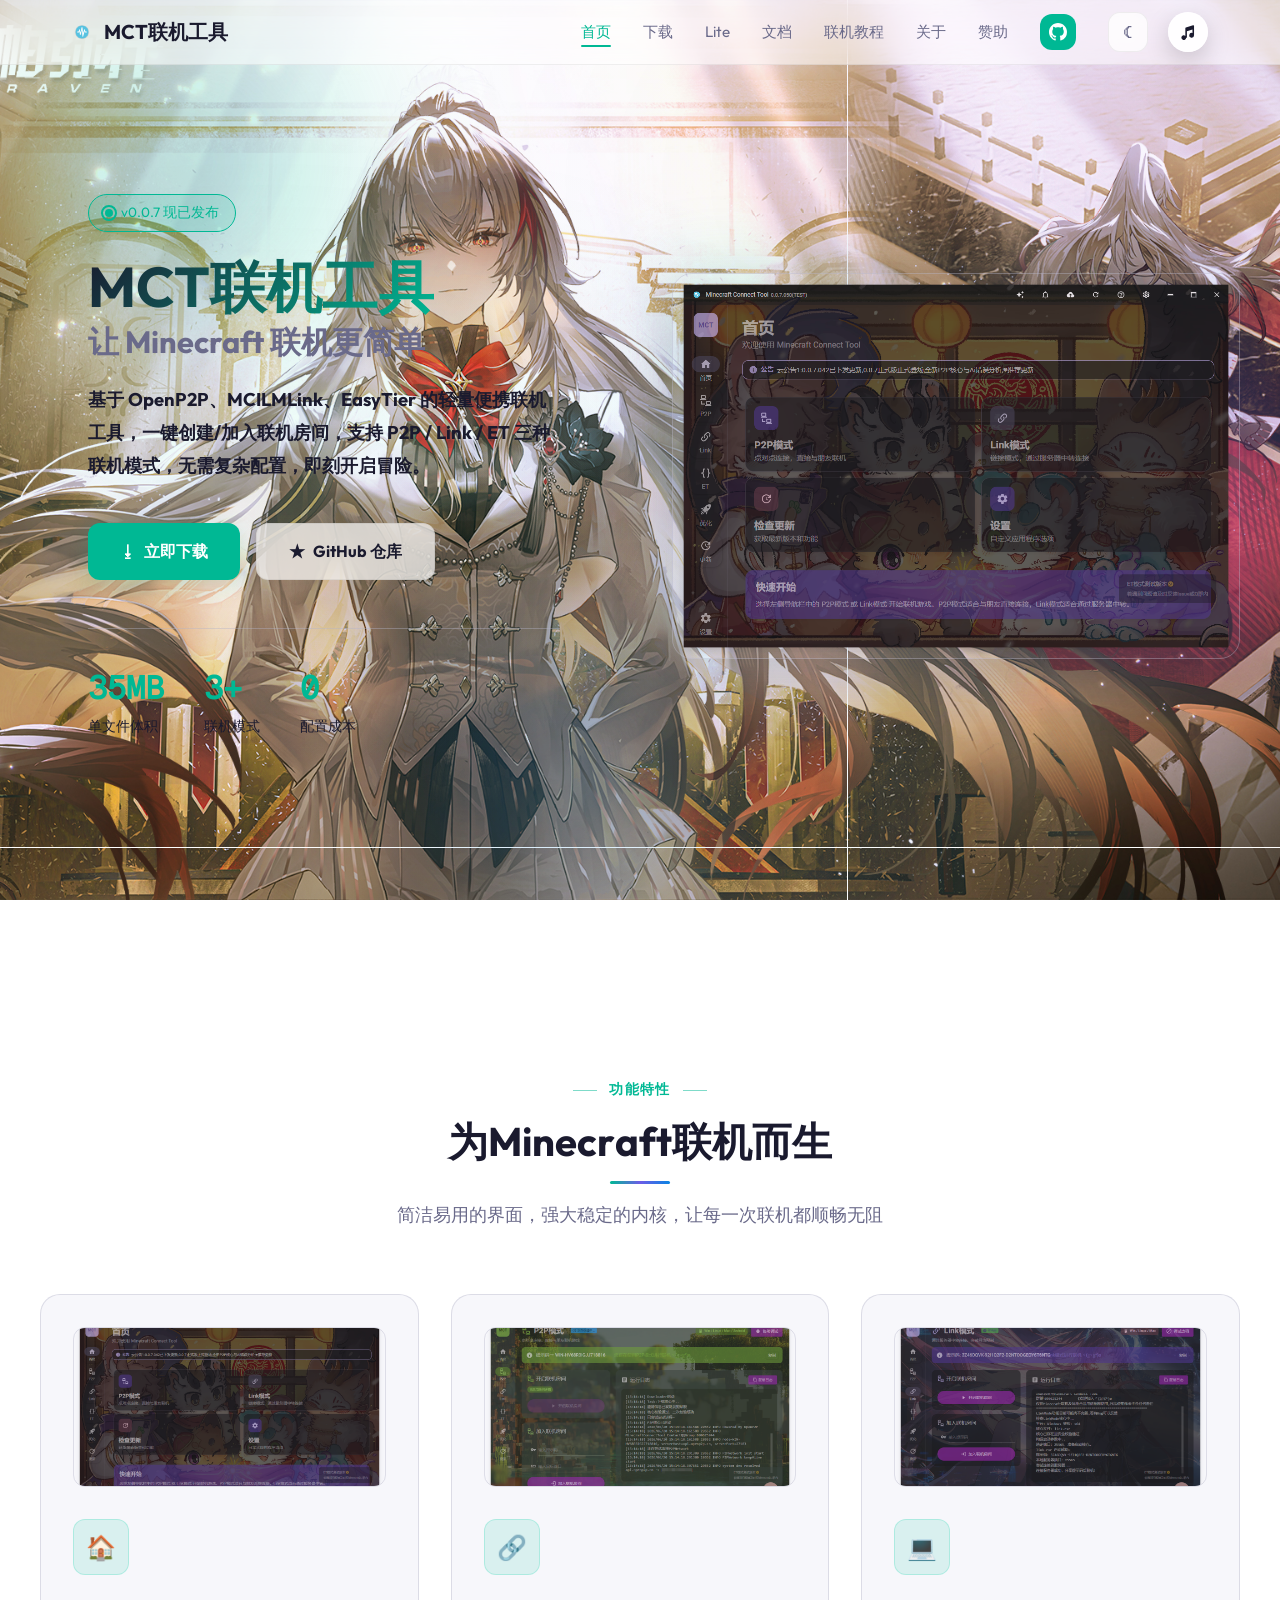
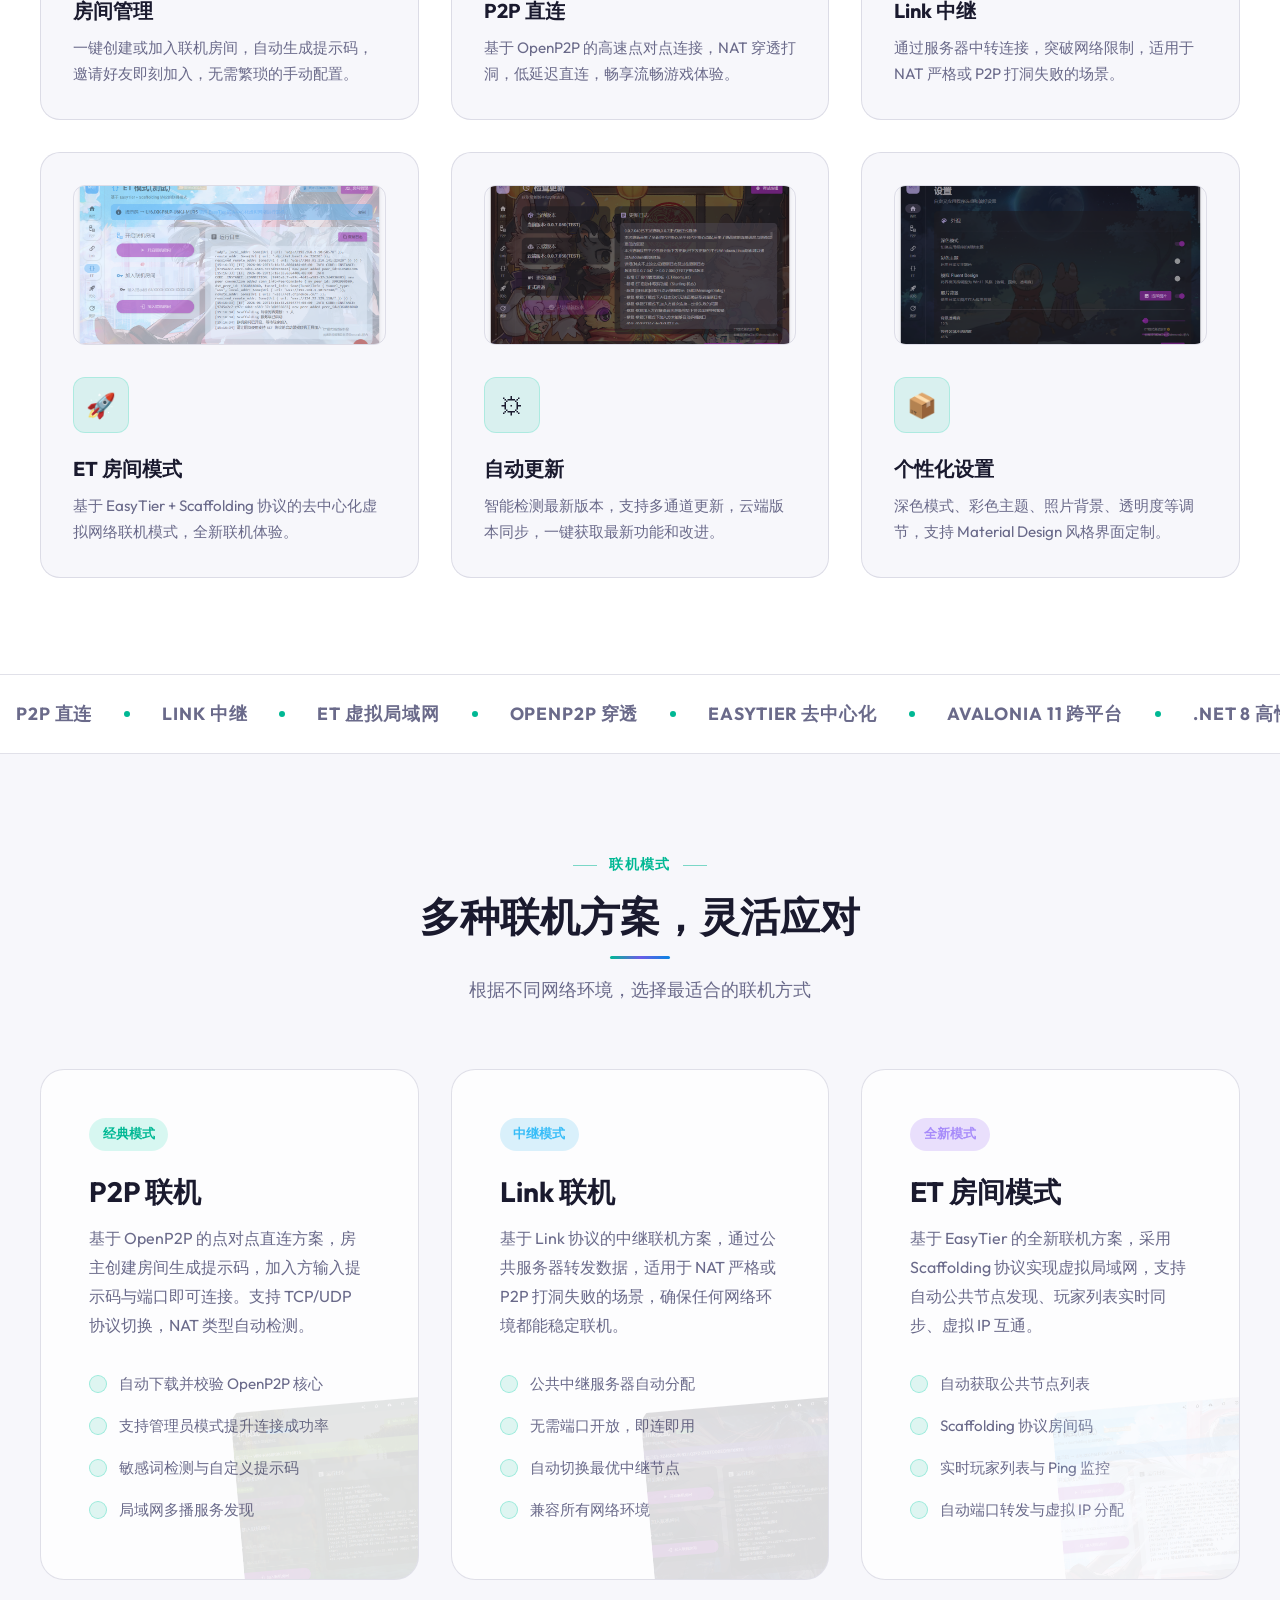
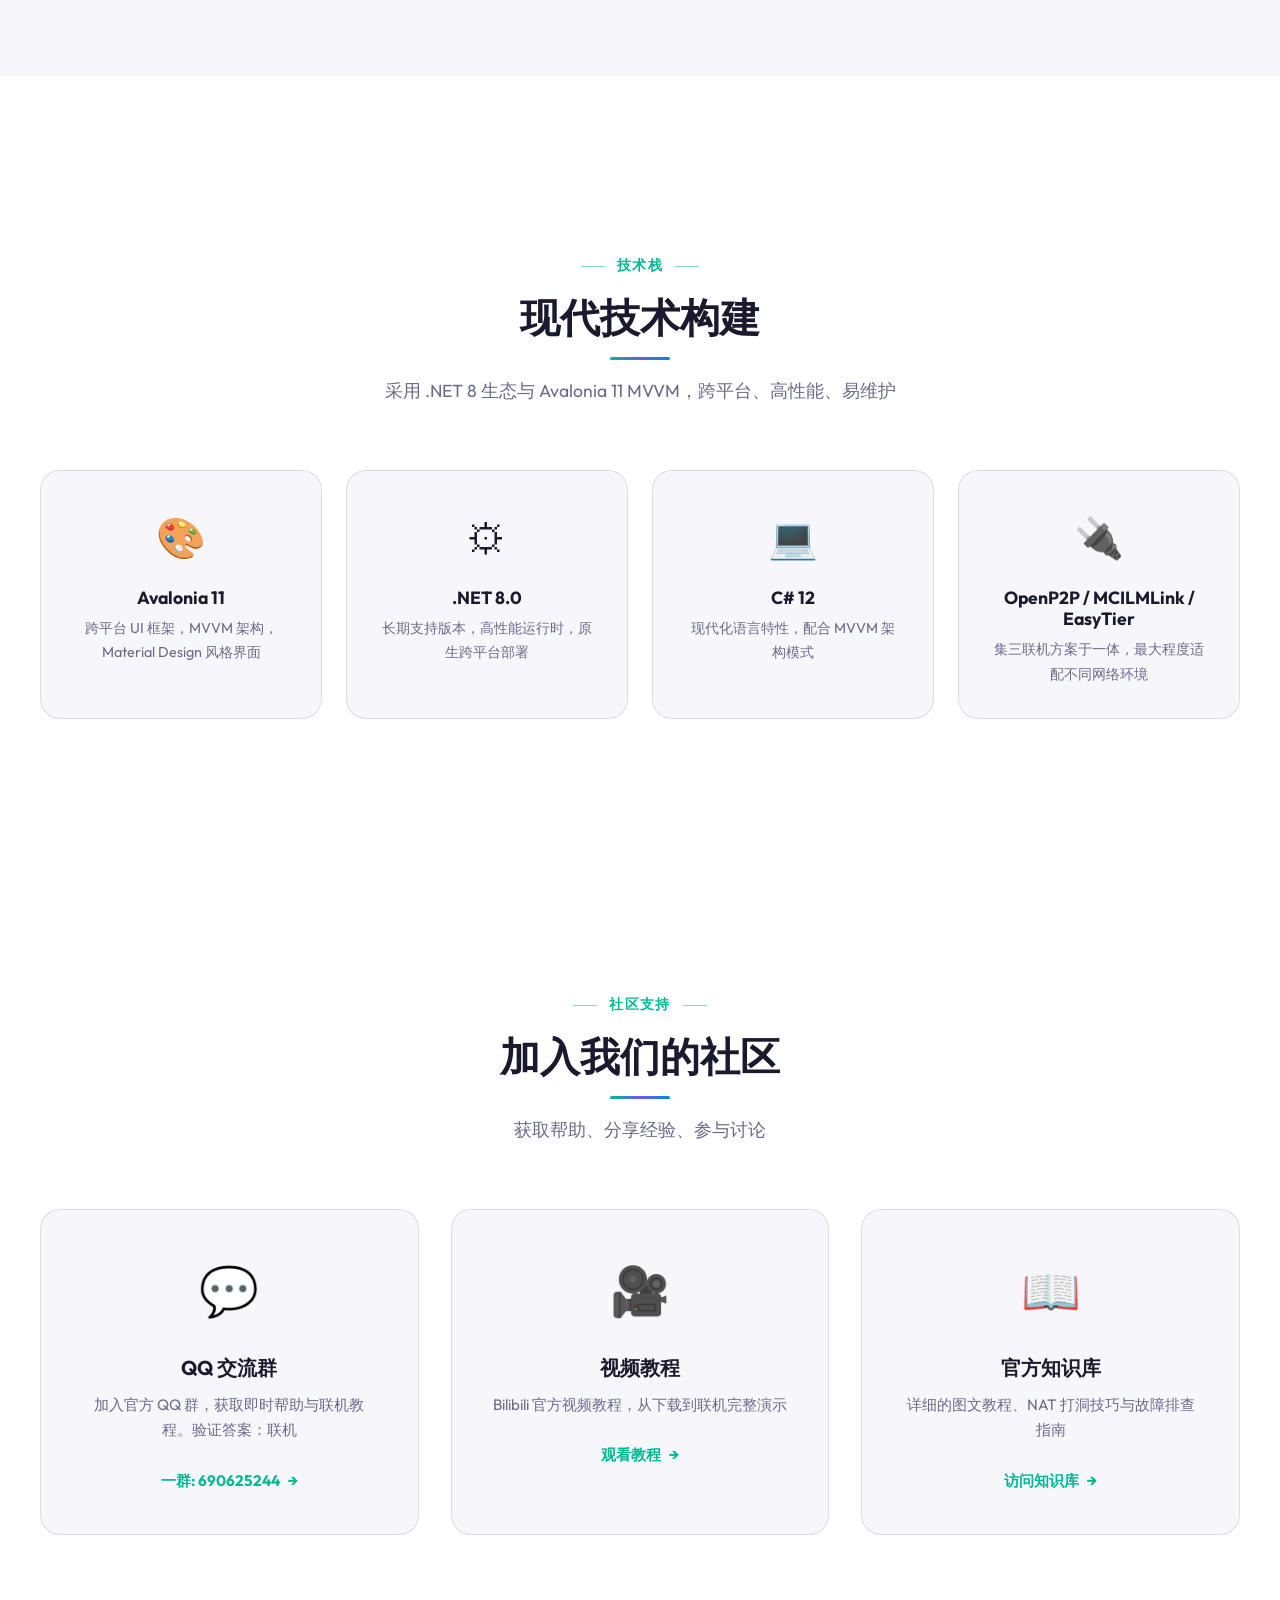
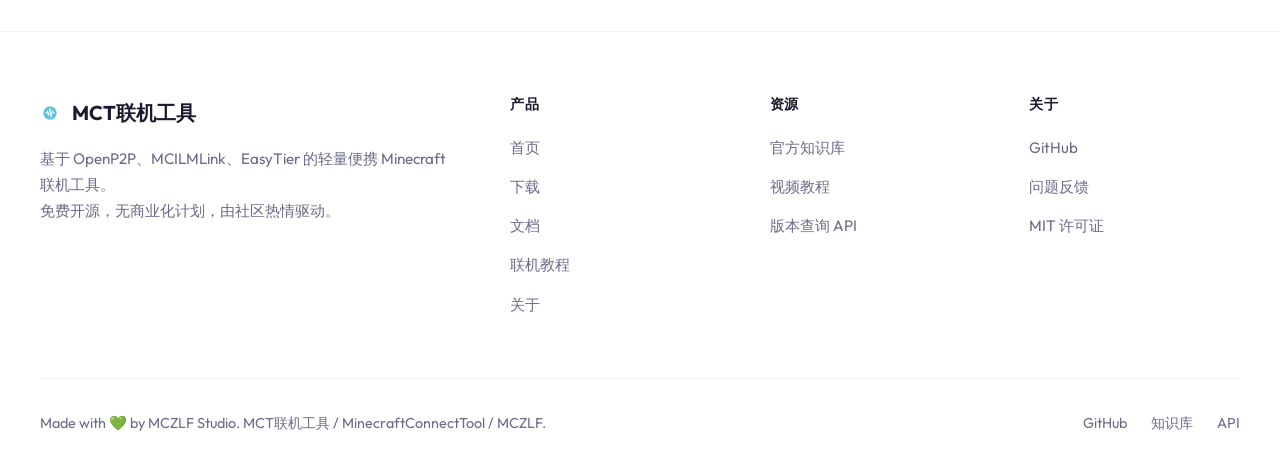
<file: index.html>
<!-- Generated by Trae Work -->
<!DOCTYPE html>
<html lang="zh-CN">
<head>
  <style>
    /* Page load fade-in */
    html { opacity: 0; animation: pageLoad 0.5s ease forwards; }
    @keyframes pageLoad { to { opacity: 1; } }
  </style>
  <meta charset="UTF-8">
  <meta name="viewport" content="width=device-width, initial-scale=1.0">
  <title>MCT联机工具 - MinecraftConnectTool 官方下载</title>
  <meta name="description" content="MCT联机工具(MinecraftConnectTool)是一款集三种联机方案于一体的轻量便携Minecraft联机工具，支持P2P直连、Link中继、ET虚拟局域网，让MC联机更简单。">
  <meta name="keywords" content="MCT,MCZLF,MCT联机工具,MC联机工具,我的世界联机工具,MinecraftConnectTool,Minecraft联机,MC联机,P2P联机,Link联机,ET联机,EasyTier,OpenP2P,MCILMLink">
  <meta name="author" content="MCZLF Studio">
  <meta property="og:title" content="MCT联机工具 - MinecraftConnectTool">
  <meta property="og:description" content="基于OpenP2P的轻量便携Minecraft联机工具，一键创建/加入联机房间">
  <meta property="og:type" content="website">
  <meta property="og:url" content="https://mct.loft.games/">
  <meta property="og:site_name" content="MCT联机工具">
  <meta property="og:locale" content="zh_CN">
  <meta name="twitter:card" content="summary_large_image">
  <meta name="twitter:title" content="MCT联机工具 - MinecraftConnectTool">
  <meta name="twitter:description" content="基于OpenP2P的轻量便携Minecraft联机工具，一键创建/加入联机房间">
  <link rel="canonical" href="https://mct.loft.games/">
  <link rel="icon" type="image/x-icon" href="assets/favicon.ico">
  <link rel="stylesheet" href="css/main.css">
  <link rel="stylesheet" href="css/animations.css">
  <link rel="stylesheet" href="css/home.css">
  <script type="application/ld+json">
  {
    "@context": "https://schema.org",
    "@type": "SoftwareApplication",
    "name": "MCT联机工具",
    "alternateName": "MinecraftConnectTool",
    "description": "基于OpenP2P的轻量便携Minecraft联机工具，一键创建/加入联机房间",
    "applicationCategory": "GameApplication",
    "operatingSystem": "Windows, Linux, macOS, Android",
    "author": {
      "@type": "Organization",
      "name": "MCZLF Studio"
    },
    "offers": {
      "@type": "Offer",
      "price": "0",
      "priceCurrency": "CNY"
    }
  }
  </script>
</head>
<body>
  <div id="scroll-progress"></div>

  <!-- Navigation -->
  <nav id="navbar">
    <div class="nav-inner">
      <a href="/" class="logo">
        <div class="logo-icon"><img src="assets/favicon.ico" alt="MCT"></div>
        MCT联机工具
      </a>
      <ul class="nav-links">
        <li><a href="/" class="active">首页</a></li>
        <li><a href="/download">下载</a></li>
        <li><a href="/lite">Lite</a></li>
        <li><a href="/docs">文档</a></li>
        <li><a href="/tutorial">联机教程</a></li>
        <li><a href="/about">关于</a></li>
        <li><a href="https://ifdian.net/a/linfon18" target="_blank">赞助</a></li>
        <li><a href="https://github.com/MCZLF/MinecraftConnectTool" target="_blank" class="nav-cta" aria-label="GitHub" title="GitHub"><svg class="github-icon" viewBox="0 0 16 16" width="18" height="18" fill="currentColor"><path d="M8 0C3.58 0 0 3.58 0 8c0 3.54 2.29 6.53 5.47 7.59.4.07.55-.17.55-.38 0-.19-.01-.82-.01-1.49-2.01.37-2.53-.49-2.69-.94-.09-.23-.48-.94-.82-1.13-.28-.15-.68-.52-.01-.53.63-.01 1.08.58 1.23.82.72 1.21 1.87.87 2.33.66.07-.52.28-.87.51-1.07-1.78-.2-3.64-.89-3.64-3.95 0-.87.31-1.59.82-2.15-.08-.2-.36-1.02.08-2.12 0 0 .67-.21 2.2.82.64-.18 1.32-.27 2-.27s1.36.09 2 .27c1.53-1.04 2.2-.82 2.2-.82.44 1.1.16 1.92.08 2.12.51.56.82 1.27.82 2.15 0 3.07-1.87 3.75-3.65 3.95.29.25.54.73.54 1.48 0 1.07-.01 1.93-.01 2.2 0 .21.15.46.55.38A8.01 8.01 0 0 0 16 8c0-4.42-3.58-8-8-8z"/></svg></a></li>
        <li><button class="theme-toggle" id="theme-toggle" title="切换主题">&#9788;</button></li>
      </ul>
      <button class="mobile-menu-btn" aria-label="菜单">&#9776;</button>
    </div>
  </nav>

  <!-- Cursor Glow Trail -->
  <div id="cursor-glow"></div>

  <!-- Hero Section -->
  <section class="hero">
    <div class="hero-bg radial-glow"></div>
    <div class="hero-orbs">
      <div class="orb orb-1"></div>
      <div class="orb orb-2"></div>
      <div class="orb orb-3"></div>
    </div>
    <canvas id="particle-canvas"></canvas>
    <div class="hero-content" id="hero-content">
      <div class="hero-text anim-fade-up">
        <div class="hero-badge">
          <span class="status-dot"></span>
          v0.0.7 现已发布
        </div>
        <h1>
          <span class="gradient-text">MCT联机工具</span>
          <span style="font-size: 0.55em; color: var(--muted); display: block; margin-top: 0.5rem;">让 Minecraft 联机更简单</span>
        </h1>
        <p class="subtitle">
          基于 OpenP2P、MCILMLink、EasyTier 的轻量便携联机工具，一键创建/加入联机房间，支持 P2P / Link / ET 三种联机模式，无需复杂配置，即刻开启冒险。
        </p>
        <div class="hero-btns">
          <a href="/download" class="btn btn-primary magnetic btn-ripple">
            <span>&#11123;</span> 立即下载
          </a>
          <a href="https://github.com/MCZLF/MinecraftConnectTool" target="_blank" class="btn btn-secondary btn-ripple">
            <span>&#9733;</span> GitHub 仓库
          </a>
        </div>
        <div class="hero-stats stagger-children">
          <div class="hero-stat">
            <span class="num" data-counter="35" data-suffix="MB">0</span>
            <span class="label">单文件体积</span>
          </div>
          <div class="hero-stat">
            <span class="num" data-counter="3" data-suffix="+">0</span>
            <span class="label">联机模式</span>
          </div>
          <div class="hero-stat">
            <span class="num" data-counter="0">0</span>
            <span class="label">配置成本</span>
          </div>
        </div>
      </div>
      <div class="hero-visual anim-fade-left anim-delay-2">
        <img src="assets/homepage.png" alt="MCT联机工具 - 首页" class="float">
      </div>
    </div>
  </section>

  <!-- Wave Separator -->
  <div class="wave-separator">
    <svg class="wave-back" viewBox="0 0 2880 120" preserveAspectRatio="none">
      <path d="M0,80 C480,20 960,100 1440,60 C1920,20 2400,100 2880,80 L2880,120 L0,120 Z" fill="var(--bg2-solid)" opacity="0.5"/>
    </svg>
    <svg class="wave-front" viewBox="0 0 2880 120" preserveAspectRatio="none">
      <path d="M0,60 C480,110 960,10 1440,60 C1920,110 2400,10 2880,60 L2880,120 L0,120 Z" fill="var(--bg2-solid)"/>
    </svg>
  </div>

  <!-- Features Section -->
  <section class="features" id="features">
    <div class="section-header anim-fade-up">
      <span class="tag">功能特性</span>
      <h2>为 Minecraft 联机而生</h2>
      <p>简洁易用的界面，强大稳定的内核，让每一次联机都顺畅无阻</p>
    </div>
    <div class="features-grid">
      <div class="feature-card anim-fade-up card-shine spotlight card-glow">
        <img src="assets/homepage.png" alt="房间管理" class="feature-img img-reveal">
        <div class="icon icon-spin">&#127968;</div>
        <h3>房间管理</h3>
        <p>一键创建或加入联机房间，自动生成提示码，邀请好友即刻加入，无需繁琐的手动配置。</p>
      </div>
      <div class="feature-card anim-fade-up anim-delay-1 card-shine spotlight card-glow">
        <img src="assets/p2p.png" alt="P2P联机" class="feature-img img-reveal">
        <div class="icon icon-spin">&#128279;</div>
        <h3>P2P 直连</h3>
        <p>基于 OpenP2P 的高速点对点连接，NAT 穿透打洞，低延迟直连，畅享流畅游戏体验。</p>
      </div>
      <div class="feature-card anim-fade-up anim-delay-2 card-shine spotlight card-glow">
        <img src="assets/link.png" alt="Link联机" class="feature-img img-reveal">
        <div class="icon icon-spin">&#128187;</div>
        <h3>Link 中继</h3>
        <p>通过服务器中转连接，突破网络限制，适用于 NAT 严格或 P2P 打洞失败的场景。</p>
      </div>
      <div class="feature-card anim-fade-up card-shine spotlight card-glow">
        <img src="assets/et.png" alt="ET模式" class="feature-img img-reveal">
        <div class="icon icon-spin">&#128640;</div>
        <h3>ET 房间模式</h3>
        <p>基于 EasyTier + Scaffolding 协议的去中心化虚拟网络联机模式，全新联机体验。</p>
      </div>
      <div class="feature-card anim-fade-up anim-delay-1 card-shine spotlight card-glow">
        <img src="assets/update.png" alt="检查更新" class="feature-img img-reveal">
        <div class="icon icon-spin">&#9881;</div>
        <h3>自动更新</h3>
        <p>智能检测最新版本，支持多通道更新，云端版本同步，一键获取最新功能和改进。</p>
      </div>
      <div class="feature-card anim-fade-up anim-delay-2 card-shine spotlight card-glow">
        <img src="assets/settings.png" alt="设置页面" class="feature-img img-reveal">
        <div class="icon icon-spin">&#128230;</div>
        <h3>个性化设置</h3>
        <p>深色模式、彩色主题、照片背景、透明度等调节，支持 Material Design 风格界面定制。</p>
      </div>
    </div>
  </section>

  <!-- Marquee Banner -->
  <div class="marquee-banner">
    <div class="marquee-track">
      <div class="marquee-content">
        <span>P2P 直连</span><span class="marquee-dot"></span>
        <span>Link 中继</span><span class="marquee-dot"></span>
        <span>ET 虚拟局域网</span><span class="marquee-dot"></span>
        <span>OpenP2P 穿透</span><span class="marquee-dot"></span>
        <span>EasyTier 去中心化</span><span class="marquee-dot"></span>
        <span>Avalonia 11 跨平台</span><span class="marquee-dot"></span>
        <span>.NET 8 高性能</span><span class="marquee-dot"></span>
        <span>MVVM 架构</span><span class="marquee-dot"></span>
        <span>P2P 直连</span><span class="marquee-dot"></span>
        <span>Link 中继</span><span class="marquee-dot"></span>
        <span>ET 虚拟局域网</span><span class="marquee-dot"></span>
        <span>OpenP2P 穿透</span><span class="marquee-dot"></span>
        <span>EasyTier 去中心化</span><span class="marquee-dot"></span>
        <span>Avalonia 11 跨平台</span><span class="marquee-dot"></span>
        <span>.NET 8 高性能</span><span class="marquee-dot"></span>
        <span>MVVM 架构</span><span class="marquee-dot"></span>
      </div>
    </div>
  </div>

  <!-- Modes Section -->
  <section class="modes" id="modes">
    <div class="section-header anim-fade-up">
      <span class="tag">联机模式</span>
      <h2>多种联机方案，灵活应对</h2>
      <p>根据不同网络环境，选择最适合的联机方式</p>
    </div>
    <div class="modes-grid three-col">
      <div class="mode-card p2p anim-fade-left tilt card-glow border-draw">
        <span class="mode-tag">经典模式</span>
        <h3>P2P 联机</h3>
        <p>基于 OpenP2P 的点对点直连方案，房主创建房间生成提示码，加入方输入提示码与端口即可连接。支持 TCP/UDP 协议切换，NAT 类型自动检测。</p>
        <ul class="mode-features">
          <li>自动下载并校验 OpenP2P 核心</li>
          <li>支持管理员模式提升连接成功率</li>
          <li>敏感词检测与自定义提示码</li>
          <li>局域网多播服务发现</li>
        </ul>
        <img src="assets/p2p.png" alt="P2P" class="mode-img img-zoom">
      </div>
      <div class="mode-card link anim-fade-up tilt anim-delay-1 card-glow border-draw">
        <span class="mode-tag">中继模式</span>
        <h3>Link 联机</h3>
        <p>基于 Link 协议的中继联机方案，通过公共服务器转发数据，适用于 NAT 严格或 P2P 打洞失败的场景，确保任何网络环境都能稳定联机。</p>
        <ul class="mode-features">
          <li>公共中继服务器自动分配</li>
          <li>无需端口开放，即连即用</li>
          <li>自动切换最优中继节点</li>
          <li>兼容所有网络环境</li>
        </ul>
        <img src="assets/link.png" alt="Link" class="mode-img img-zoom">
      </div>
      <div class="mode-card et anim-fade-right tilt anim-delay-2 card-glow border-draw">
        <span class="mode-tag">全新模式</span>
        <h3>ET 房间模式</h3>
        <p>基于 EasyTier 的全新联机方案，采用 Scaffolding 协议实现虚拟局域网，支持自动公共节点发现、玩家列表实时同步、虚拟 IP 互通。</p>
        <ul class="mode-features">
          <li>自动获取公共节点列表</li>
          <li>Scaffolding 协议房间码</li>
          <li>实时玩家列表与 Ping 监控</li>
          <li>自动端口转发与虚拟 IP 分配</li>
        </ul>
        <img src="assets/et.png" alt="ET" class="mode-img img-zoom">
      </div>
    </div>
  </section>

  <div class="wave-separator wave-reverse">
    <svg class="wave-back" viewBox="0 0 2880 120" preserveAspectRatio="none">
      <path d="M0,80 C480,20 960,100 1440,60 C1920,20 2400,100 2880,80 L2880,120 L0,120 Z" fill="var(--bg2-solid)" opacity="0.5"/>
    </svg>
    <svg class="wave-front" viewBox="0 0 2880 120" preserveAspectRatio="none">
      <path d="M0,60 C480,110 960,10 1440,60 C1920,110 2400,10 2880,60 L2880,120 L0,120 Z" fill="var(--bg2-solid)"/>
    </svg>
  </div>

  <!-- Tech Stack Section -->
  <section class="tech" id="tech">
    <div class="section-header anim-fade-up">
      <span class="tag">技术栈</span>
      <h2>现代技术构建</h2>
      <p>采用 .NET 8 生态与 Avalonia 11 MVVM，跨平台、高性能、易维护</p>
    </div>
    <div class="tech-grid stagger-children">
      <div class="tech-item anim-scale">
        <div class="tech-icon">&#127912;</div>
        <h4>Avalonia 11</h4>
        <p>跨平台 UI 框架，MVVM 架构，Material Design 风格界面</p>
      </div>
      <div class="tech-item anim-scale">
        <div class="tech-icon">&#9881;</div>
        <h4>.NET 8.0</h4>
        <p>长期支持版本，高性能运行时，原生跨平台部署</p>
      </div>
      <div class="tech-item anim-scale">
        <div class="tech-icon">&#128187;</div>
        <h4>C# 12</h4>
        <p>现代化语言特性，配合 MVVM 架构模式</p>
      </div>
      <div class="tech-item anim-scale">
        <div class="tech-icon">&#128268;</div>
        <h4>OpenP2P / MCILMLink / EasyTier</h4>
        <p>集三联机方案于一体，最大程度适配不同网络环境</p>
      </div>
    </div>
  </section>

  <div class="wave-separator">
    <svg class="wave-back" viewBox="0 0 2880 120" preserveAspectRatio="none">
      <path d="M0,80 C480,20 960,100 1440,60 C1920,20 2400,100 2880,80 L2880,120 L0,120 Z" fill="var(--bg2-solid)" opacity="0.5"/>
    </svg>
    <svg class="wave-front" viewBox="0 0 2880 120" preserveAspectRatio="none">
      <path d="M0,60 C480,110 960,10 1440,60 C1920,110 2400,10 2880,60 L2880,120 L0,120 Z" fill="var(--bg2-solid)"/>
    </svg>
  </div>

  <!-- Community Section -->
  <section class="community" id="community">
    <div class="section-header anim-fade-up">
      <span class="tag">社区支持</span>
      <h2>加入我们的社区</h2>
      <p>获取帮助、分享经验、参与讨论</p>
    </div>
    <div class="community-grid">
      <div class="community-card anim-fade-up card-shine card-glow">
        <div class="comm-icon icon-spin">&#128172;</div>
        <h4>QQ 交流群</h4>
        <p>加入官方 QQ 群，获取即时帮助与联机教程。验证答案：联机</p>
        <a href="https://mct.mczlf.loft.games/quick-start/gethelp" target="_blank" class="comm-link link-sweep">
          一群: 690625244 <span>&#8594;</span>
        </a>
      </div>
      <div class="community-card anim-fade-up anim-delay-1 card-shine card-glow">
        <div class="comm-icon icon-spin">&#127909;</div>
        <h4>视频教程</h4>
        <p>Bilibili 官方视频教程，从下载到联机完整演示</p>
        <a href="https://www.bilibili.com/video/BV1sBXyYgE1j" target="_blank" class="comm-link link-sweep">
          观看教程 <span>&#8594;</span>
        </a>
      </div>
      <div class="community-card anim-fade-up anim-delay-2 card-shine card-glow">
        <div class="comm-icon icon-spin">&#128214;</div>
        <h4>官方知识库</h4>
        <p>详细的图文教程、NAT 打洞技巧与故障排查指南</p>
        <a href="https://mct.mczlf.loft.games" target="_blank" class="comm-link link-sweep">
          访问知识库 <span>&#8594;</span>
        </a>
      </div>
    </div>
  </section>

  <!-- Footer -->
  <footer>
    <div class="footer-inner">
      <div class="footer-top">
        <div class="footer-brand">
          <div class="logo">
            <div class="logo-icon"><img src="assets/favicon.ico" alt="MCT"></div>
            MCT联机工具
          </div>
          <p>基于 OpenP2P、MCILMLink、EasyTier 的轻量便携 Minecraft 联机工具。<br>免费开源，无商业化计划，由社区热情驱动。</p>
        </div>
        <div class="footer-col">
          <h5>产品</h5>
          <ul>
            <li><a href="/">首页</a></li>
            <li><a href="/download">下载</a></li>
            <li><a href="/docs">文档</a></li>
            <li><a href="/tutorial">联机教程</a></li>
            <li><a href="/about">关于</a></li>
          </ul>
        </div>
        <div class="footer-col">
          <h5>资源</h5>
          <ul>
            <li><a href="https://mct.mczlf.loft.games" target="_blank">官方知识库</a></li>
            <li><a href="https://www.bilibili.com/video/BV1sBXyYgE1j" target="_blank">视频教程</a></li>
            <li><a href="https://api.mct.mczlf.loft.games" target="_blank">版本查询 API</a></li>
          </ul>
        </div>
        <div class="footer-col">
          <h5>关于</h5>
          <ul>
            <li><a href="https://github.com/MCZLF/MinecraftConnectTool" target="_blank">GitHub</a></li>
            <li><a href="https://github.com/MCZLF/MinecraftConnectTool/issues" target="_blank">问题反馈</a></li>
            <li><a href="https://github.com/MCZLF/MinecraftConnectTool/blob/master/LICENSE" target="_blank">MIT 许可证</a></li>
          </ul>
        </div>
      </div>
      <div class="footer-bottom">
        <p>Made with &#128154; by MCZLF Studio. MCT联机工具 / MinecraftConnectTool / MCZLF.</p>
        <div class="links">
          <a href="https://github.com/MCZLF/MinecraftConnectTool" target="_blank">GitHub</a>
          <a href="https://mct.mczlf.loft.games" target="_blank">知识库</a>
          <a href="https://api.mct.mczlf.loft.games" target="_blank">API</a>
        </div>
      </div>
    </div>
  </footer>

  <script src="js/main.js"></script>
</body>
</html>
</file>
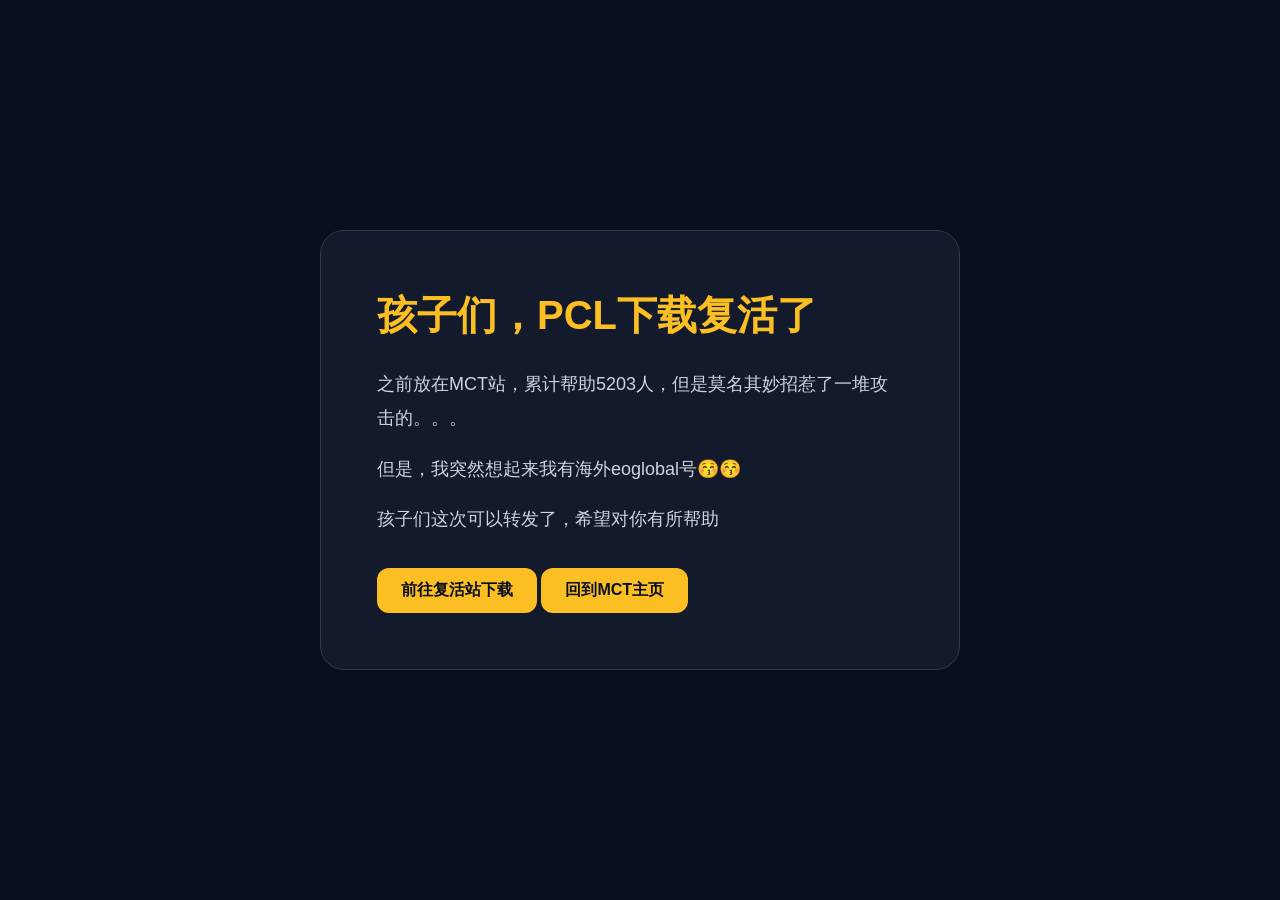
<file: pcl.exe/index.html>
<!DOCTYPE html>
<html lang="zh-CN">
<head>
    <meta charset="UTF-8">
    <meta name="viewport" content="width=device-width, initial-scale=1.0">
    <meta name="robots" content="noindex, nofollow">
    <title>孩子们，PCL下载复活了</title>
    <style>
        * { box-sizing: border-box; }
        body {
            margin: 0;
            min-height: 100vh;
            min-height: 100svh;
            display: grid;
            place-items: center;
            padding: 24px;
            background: #0a0f1e;
            color: #f3f4f6;
            font-family: -apple-system, BlinkMacSystemFont, "Segoe UI", "PingFang SC", "Microsoft YaHei", sans-serif;
        }
        main {
            width: min(100%, 640px);
            padding: clamp(24px, 6vw, 56px);
            border: 1px solid #30394c;
            border-radius: 24px;
            background: #121a2b;
        }
        h1 {
            margin: 0 0 24px;
            color: #fbbf24;
            font-size: clamp(26px, 5vw, 40px);
            line-height: 1.4;
        }
        p {
            margin: 0;
            color: #cbd5e1;
            font-size: 18px;
            line-height: 1.9;
            overflow-wrap: anywhere;
        }
        p + p { margin-top: 16px; }
        .home-button {
            display: inline-flex;
            align-items: center;
            justify-content: center;
            min-height: 44px;
            margin-top: 32px;
            padding: 12px 24px;
            border-radius: 12px;
            background: #fbbf24;
            color: #0a0f1e;
            font-weight: 600;
            text-decoration: none;
        }
        .home-button:hover { background: #fcd34d; }
        .home-button:focus-visible {
            outline: 3px solid #f3f4f6;
            outline-offset: 4px;
        }
    </style>
</head>
<body>
    <main>
        <h1>孩子们，PCL下载复活了</h1>
        <p>之前放在MCT站，累计帮助5203人，但是莫名其妙招惹了一堆攻击的。。。</p>
        <p>但是，我突然想起来我有海外eoglobal号😚😚</p>
        <p>孩子们这次可以转发了，希望对你有所帮助</p>
        <a class="home-button" href="https://mczlf.loft.games/API/pcl.exe">前往复活站下载</a>
        <a class="home-button" href="/">回到MCT主页</a>
    </main>
</body>
</html>
</file>
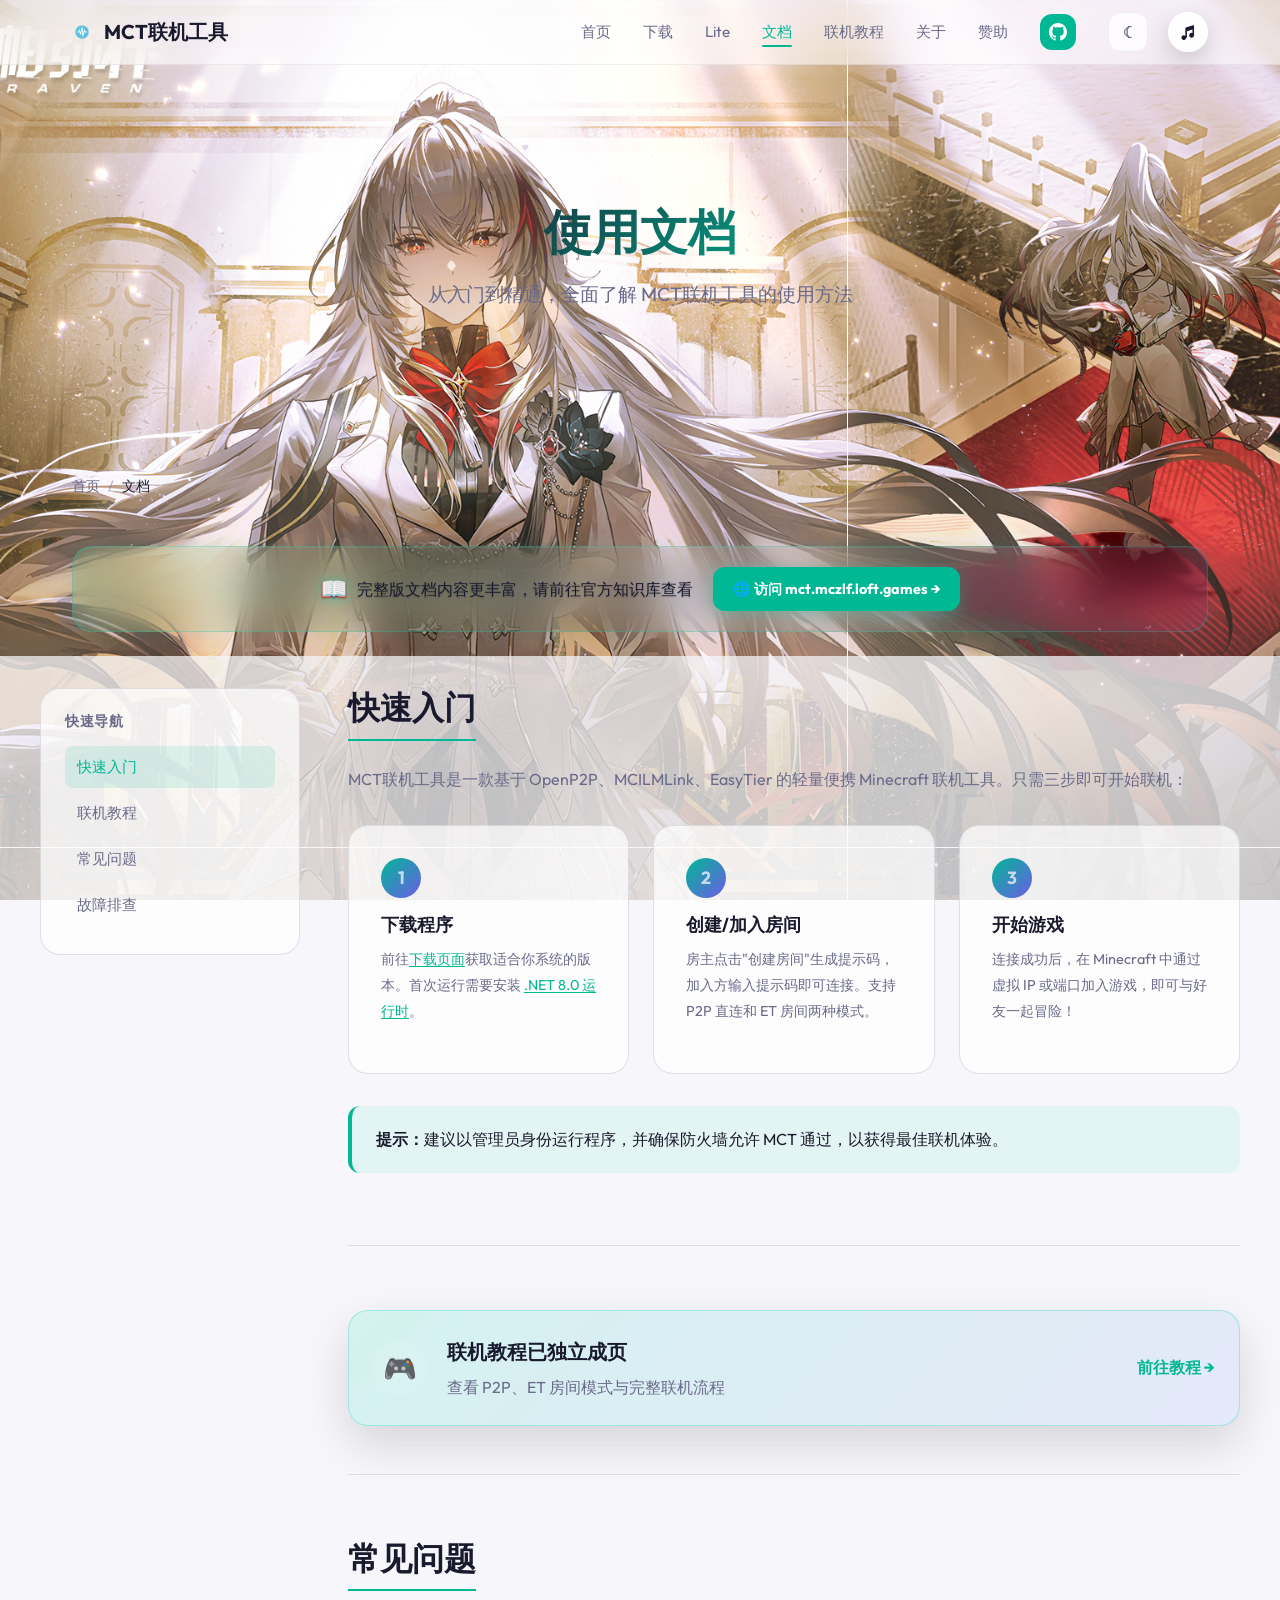
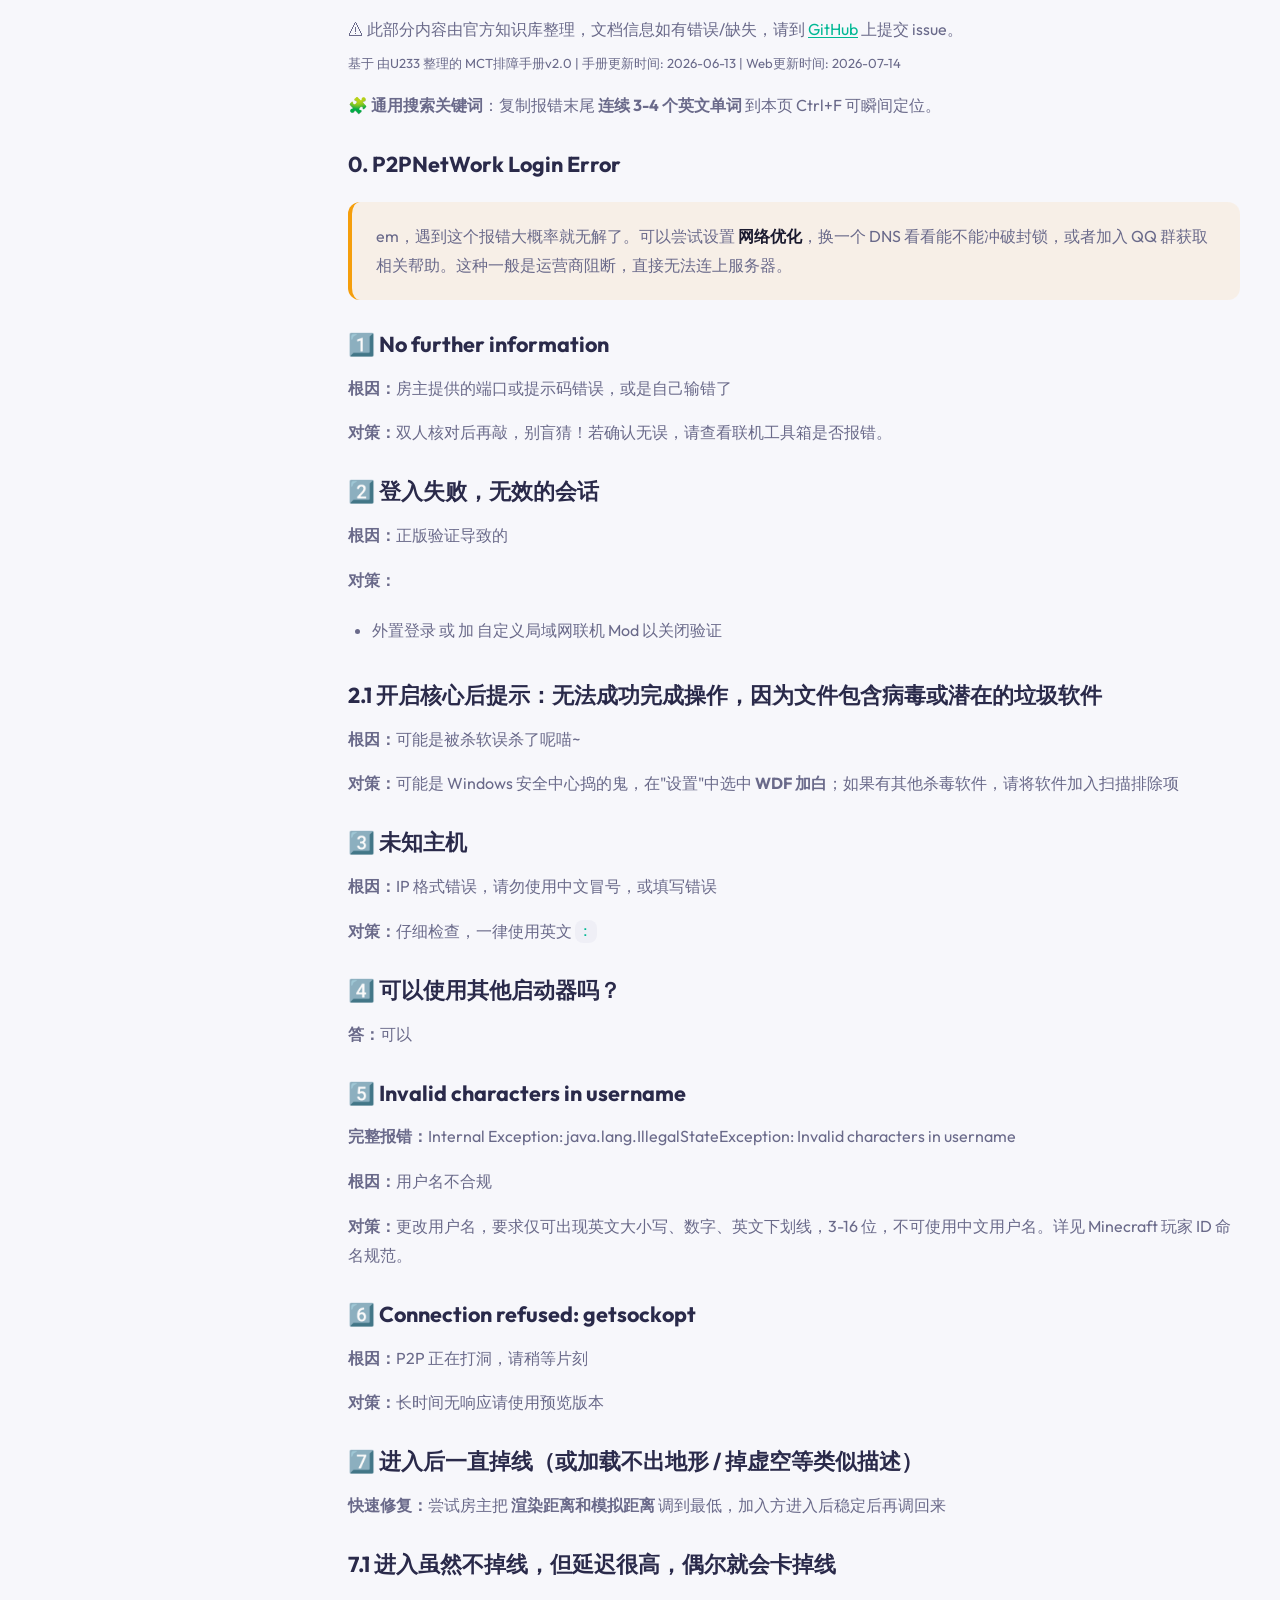
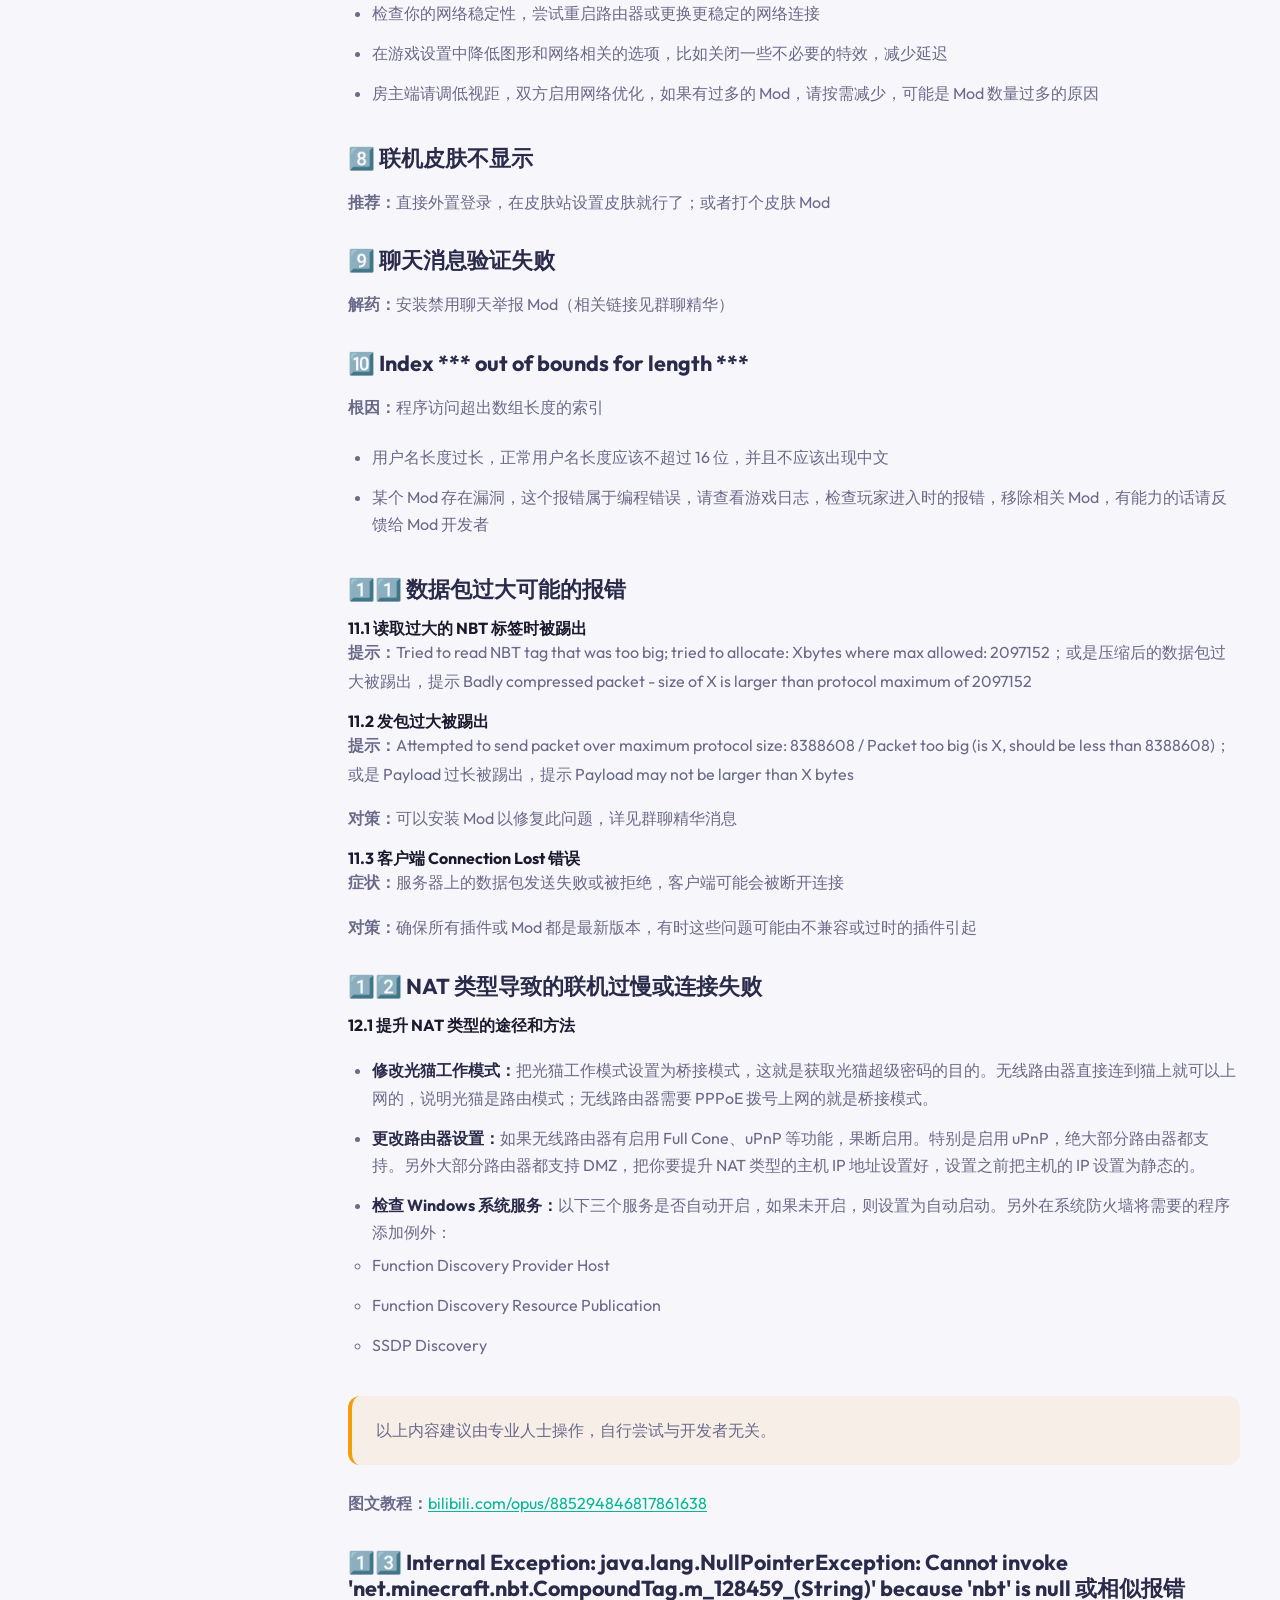
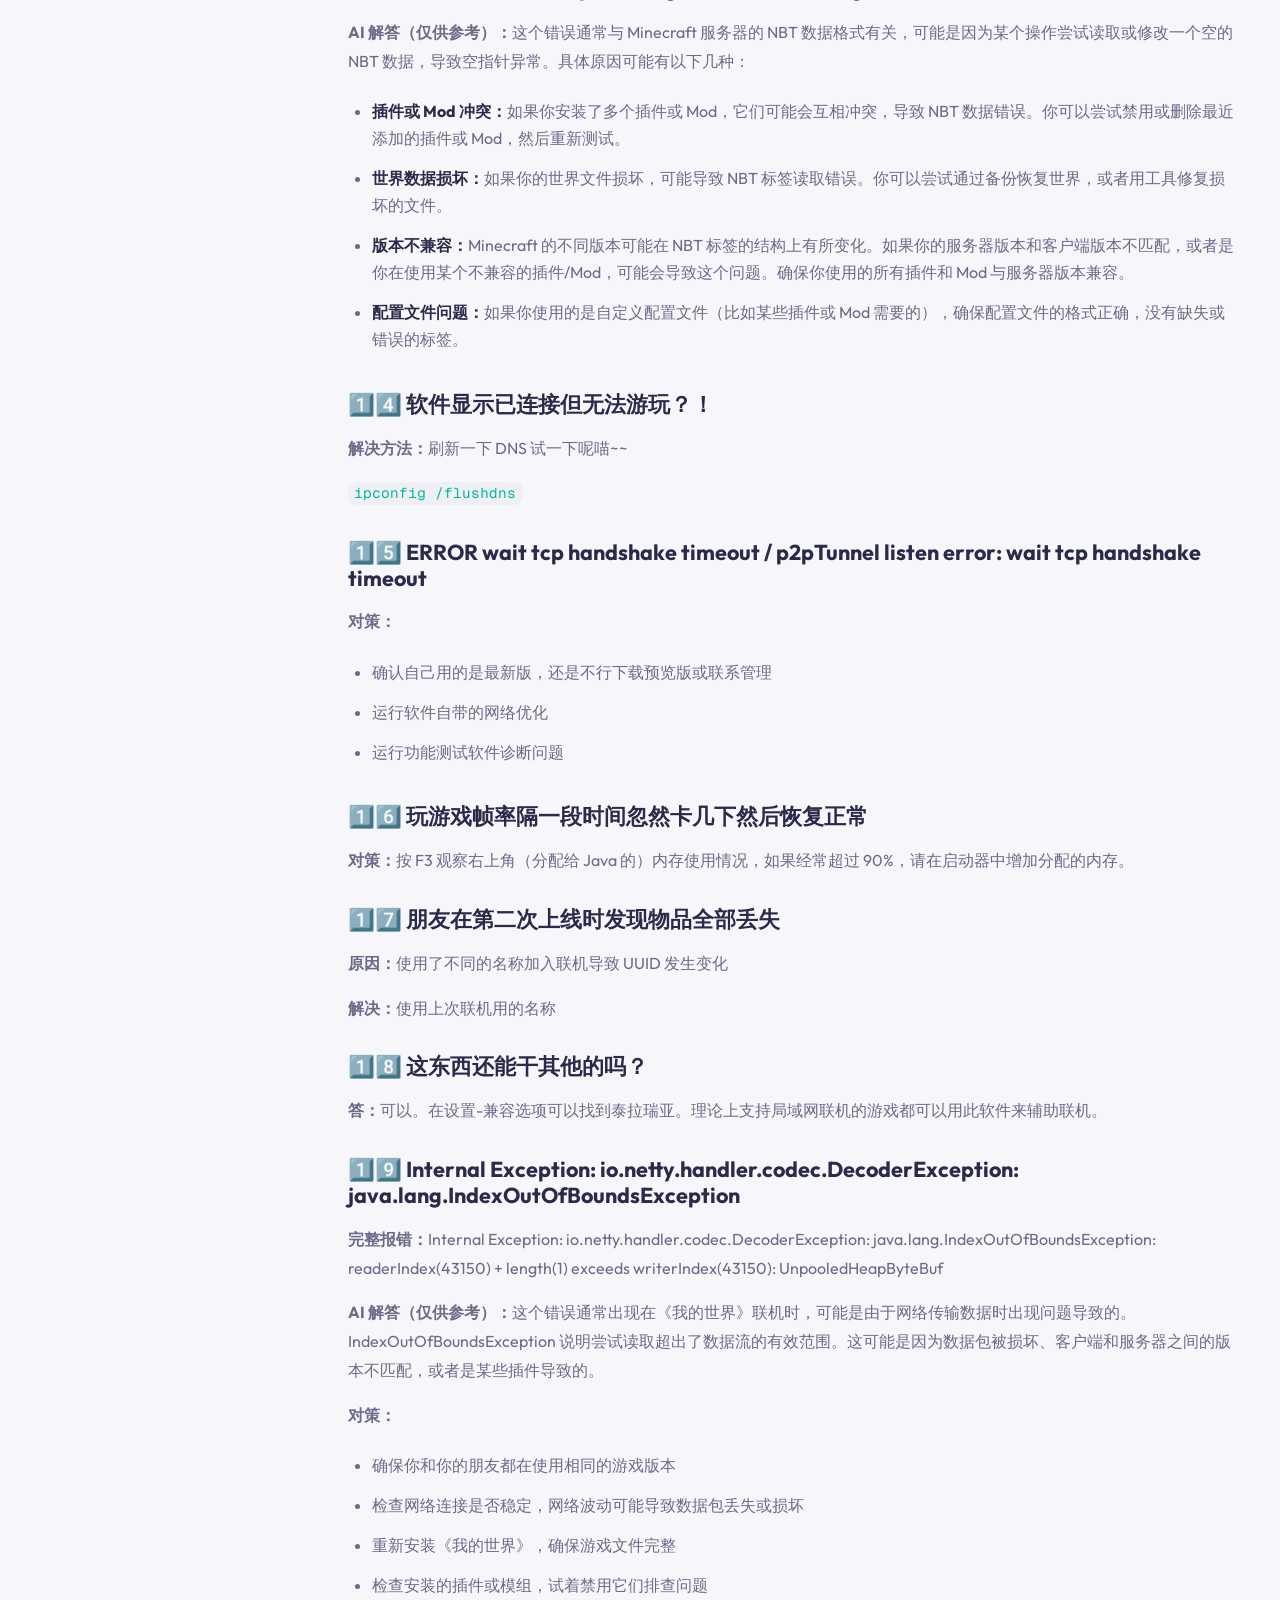
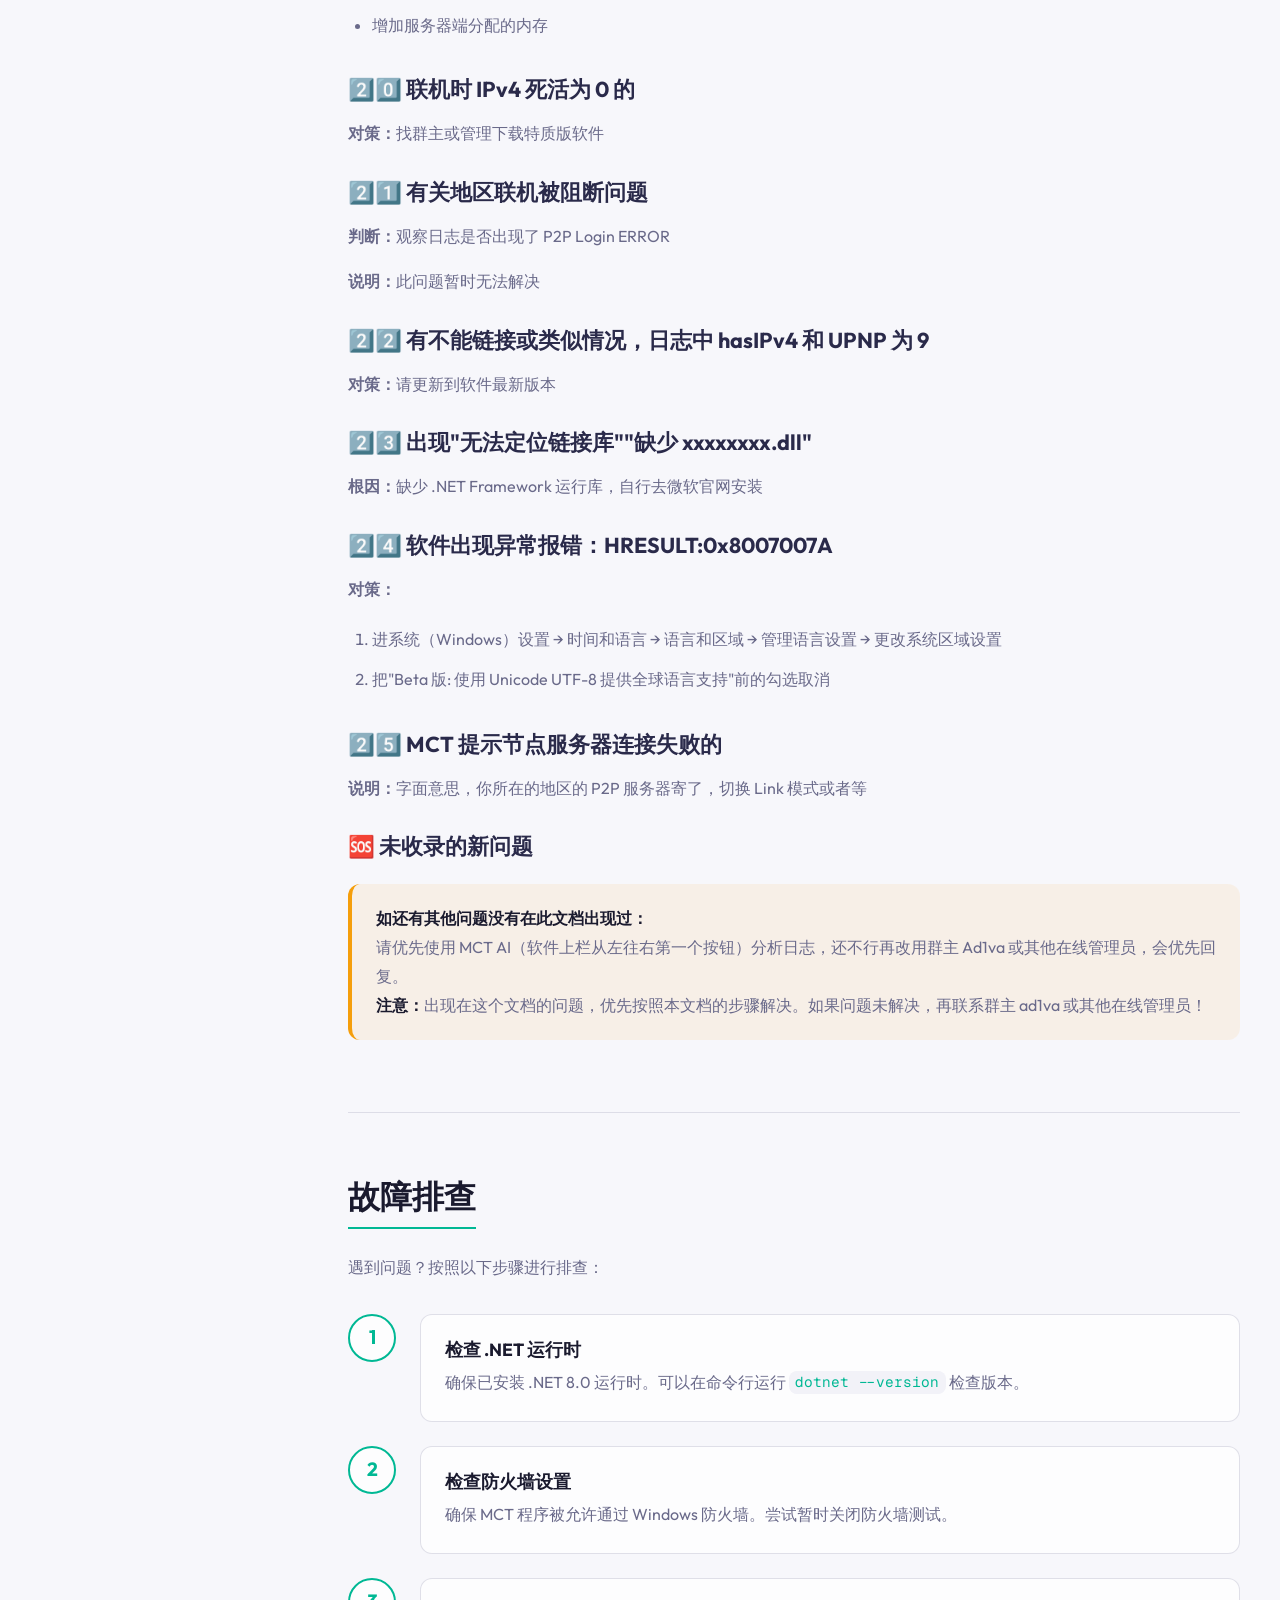
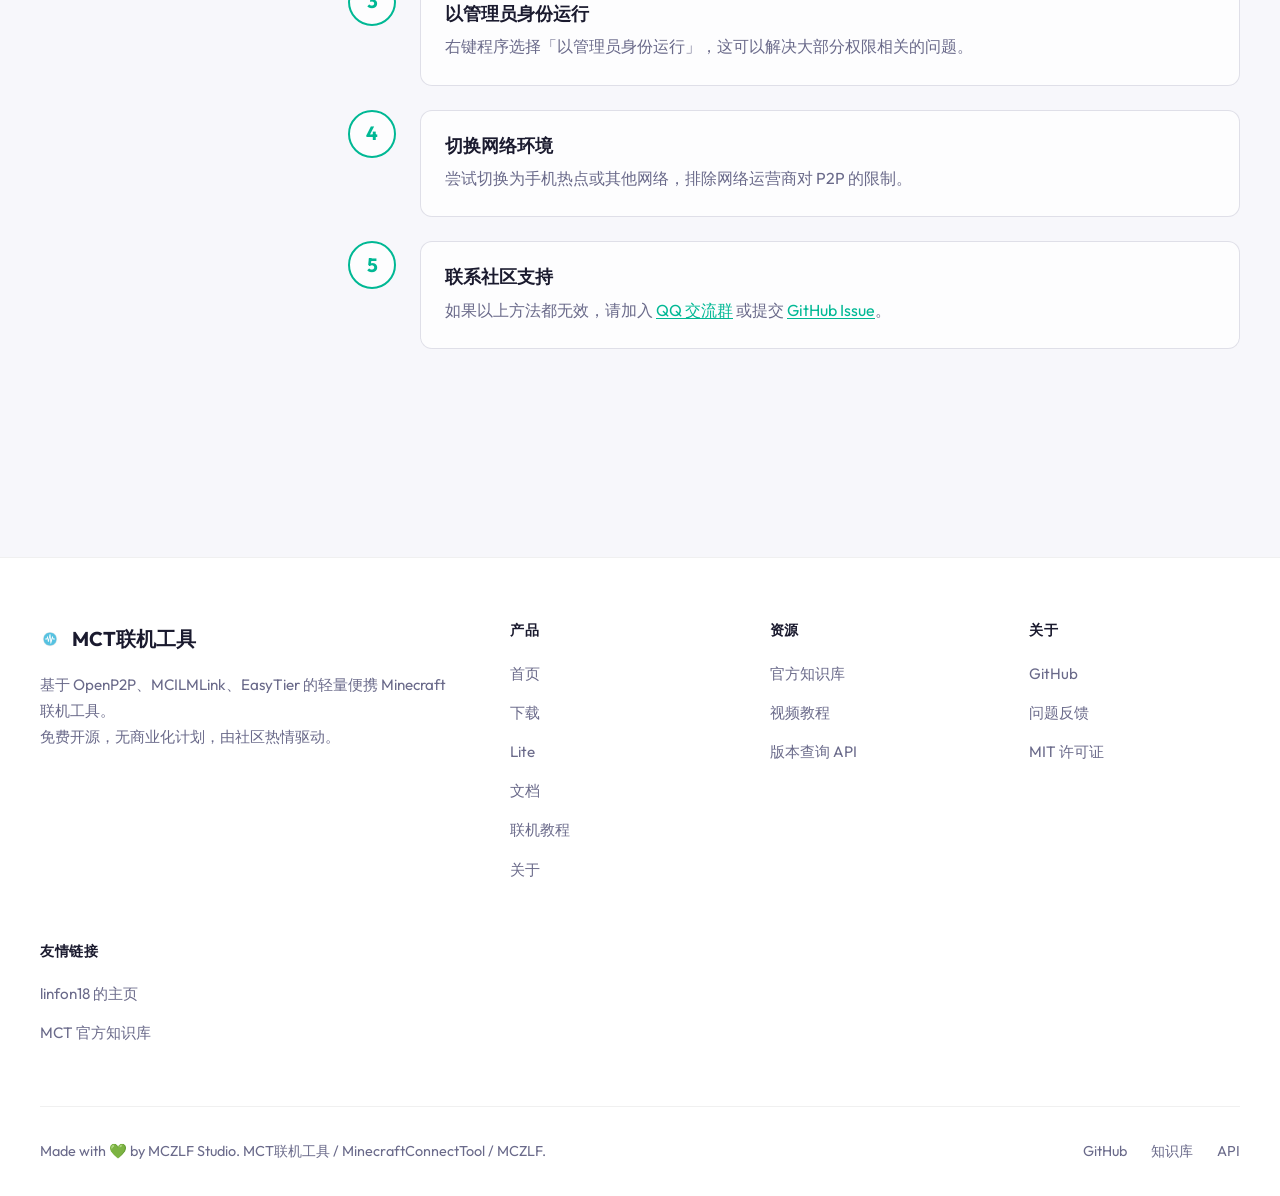
<file: docs.html>
<!-- Generated by Trae Work -->
<!DOCTYPE html>
<html lang="zh-CN">
<head>
  <style>
    html { opacity: 0; animation: pageLoad 0.5s ease forwards; }
    @keyframes pageLoad { to { opacity: 1; } }
  </style>
  <meta charset="UTF-8">
  <meta name="viewport" content="width=device-width, initial-scale=1.0">
  <title>文档 - MCT联机工具 | MinecraftConnectTool 使用指南</title>
  <meta name="description" content="MCT联机工具(MinecraftConnectTool)完整使用文档，包含快速入门、P2P联机教程、Link中继、ET房间模式、常见问题解答">
  <meta name="keywords" content="MCT文档,MCT联机工具教程,MC联机工具文档,我的世界联机工具教程,MinecraftConnectTool文档">
  <meta name="author" content="MCZLF Studio">
  <meta property="og:title" content="文档 - MCT联机工具 | 使用指南">
  <meta property="og:description" content="MCT联机工具完整使用文档，包含快速入门、常见问题、故障排查">
  <meta property="og:type" content="website">
  <meta property="og:url" content="https://mct.loft.games/docs">
  <meta property="og:site_name" content="MCT联机工具">
  <meta property="og:locale" content="zh_CN">
  <meta name="twitter:card" content="summary_large_image">
  <meta name="twitter:title" content="文档 - MCT联机工具 | 使用指南">
  <meta name="twitter:description" content="MCT联机工具完整使用文档，包含快速入门、常见问题、故障排查">
  <link rel="canonical" href="https://mct.loft.games/docs">
  <link rel="icon" type="image/x-icon" href="assets/favicon.ico">
  <link rel="stylesheet" href="css/main.css">
  <link rel="stylesheet" href="css/animations.css">
  <link rel="stylesheet" href="css/docs.css">
</head>
<body>
  <div id="scroll-progress"></div>

  <!-- Navigation -->
  <nav id="navbar">
    <div class="nav-inner">
      <a href="/" class="logo">
        <div class="logo-icon"><img src="assets/favicon.ico" alt="MCT"></div>
        MCT联机工具
      </a>
      <ul class="nav-links">
        <li><a href="/">首页</a></li>
        <li><a href="/download">下载</a></li>
        <li><a href="/lite">Lite</a></li>
        <li><a href="/docs" class="active">文档</a></li>
        <li><a href="/tutorial">联机教程</a></li>
        <li><a href="/about">关于</a></li>
        <li><a href="https://ifdian.net/a/linfon18" target="_blank">赞助</a></li>
        <li><a href="https://github.com/MCZLF/MinecraftConnectTool" target="_blank" class="nav-cta" aria-label="GitHub" title="GitHub"><svg class="github-icon" viewBox="0 0 16 16" width="18" height="18" fill="currentColor"><path d="M8 0C3.58 0 0 3.58 0 8c0 3.54 2.29 6.53 5.47 7.59.4.07.55-.17.55-.38 0-.19-.01-.82-.01-1.49-2.01.37-2.53-.49-2.69-.94-.09-.23-.48-.94-.82-1.13-.28-.15-.68-.52-.01-.53.63-.01 1.08.58 1.23.82.72 1.21 1.87.87 2.33.66.07-.52.28-.87.51-1.07-1.78-.2-3.64-.89-3.64-3.95 0-.87.31-1.59.82-2.15-.08-.2-.36-1.02.08-2.12 0 0 .67-.21 2.2.82.64-.18 1.32-.27 2-.27s1.36.09 2 .27c1.53-1.04 2.2-.82 2.2-.82.44 1.1.16 1.92.08 2.12.51.56.82 1.27.82 2.15 0 3.07-1.87 3.75-3.65 3.95.29.25.54.73.54 1.48 0 1.07-.01 1.93-.01 2.2 0 .21.15.46.55.38A8.01 8.01 0 0 0 16 8c0-4.42-3.58-8-8-8z"/></svg></a></li>
        <li><button class="theme-toggle" id="theme-toggle" title="切换主题">&#9788;</button></li>
      </ul>
      <button class="mobile-menu-btn" aria-label="菜单">&#9776;</button>
    </div>
  </nav>

  <!-- Page Hero -->
  <section class="page-hero docs-hero">

    <canvas id="particle-canvas"></canvas>
    <div class="page-hero-content anim-fade-up">
      <h1>使用文档</h1>
      <p>从入门到精通，全面了解 MCT联机工具的使用方法</p>
    </div>
  </section>

  <!-- Breadcrumb -->
  <div class="breadcrumb">
    <a href="/">首页</a>
    <span class="sep">/</span>
    <span class="current">文档</span>
  </div>

  <!-- Official Docs Banner -->
  <div class="official-docs-banner anim-fade-up">
    <div class="sparkle"></div>
    <div class="sparkle"></div>
    <div class="sparkle"></div>
    <div class="banner-text">
      <span class="icon">&#128214;</span>
      <span>完整版文档内容更丰富，请前往官方知识库查看</span>
    </div>
    <a href="https://mct.mczlf.loft.games" target="_blank" class="banner-link">
      &#127760; 访问 mct.mczlf.loft.games &#8594;
    </a>
  </div>

  <!-- Docs Content -->
  <section class="docs-section">
    <div class="docs-container">
      <!-- Sidebar -->
      <aside class="docs-sidebar">
        <div class="sidebar-nav">
          <h4>快速导航</h4>
          <ul>
            <li><a href="#quickstart" class="active">快速入门</a></li>
            <li><a href="#tutorial-guide">联机教程</a></li>
            <li><a href="#faq">常见问题</a></li>
            <li><a href="#troubleshoot">故障排查</a></li>
          </ul>
        </div>
      </aside>

      <!-- Main Content -->
      <main class="docs-main">
        <!-- Quick Start -->
        <div class="doc-section anim-fade-up" id="quickstart">
          <h2>快速入门</h2>
          <p>MCT联机工具是一款基于 OpenP2P、MCILMLink、EasyTier 的轻量便携 Minecraft 联机工具。只需三步即可开始联机：</p>

          <div class="steps">
            <div class="step-card anim-fade-up">
              <div class="step-num">1</div>
              <h4>下载程序</h4>
              <p>前往<a href="/download">下载页面</a>获取适合你系统的版本。首次运行需要安装 <a href="https://dotnet.microsoft.com/download/dotnet/8.0" target="_blank">.NET 8.0 运行时</a>。</p>
            </div>
            <div class="step-card anim-fade-up anim-delay-1">
              <div class="step-num">2</div>
              <h4>创建/加入房间</h4>
              <p>房主点击"创建房间"生成提示码，加入方输入提示码即可连接。支持 P2P 直连和 ET 房间两种模式。</p>
            </div>
            <div class="step-card anim-fade-up anim-delay-2">
              <div class="step-num">3</div>
              <h4>开始游戏</h4>
              <p>连接成功后，在 Minecraft 中通过虚拟 IP 或端口加入游戏，即可与好友一起冒险！</p>
            </div>
          </div>

          <div class="tip-box">
            <strong>提示：</strong>建议以管理员身份运行程序，并确保防火墙允许 MCT 通过，以获得最佳联机体验。
          </div>
        </div>

        <div class="doc-section anim-fade-up" id="tutorial-guide">
          <a href="/tutorial" class="tutorial-docs-banner">
            <span class="tutorial-docs-icon">🎮</span>
            <span class="tutorial-docs-text">
              <strong>联机教程已独立成页</strong>
              <span>查看 P2P、ET 房间模式与完整联机流程</span>
            </span>
            <span class="tutorial-docs-arrow">前往教程 →</span>
          </a>
        </div>

        <!-- FAQ - From Official Docs -->
        <div class="doc-section anim-fade-up" id="faq">
          <h2>常见问题</h2>
          <p>⚠ 此部分内容由官方知识库整理，文档信息如有错误/缺失，请到 <a href="https://github.com/MCZLF/MinecraftConnectTool/issues" target="_blank">GitHub</a> 上提交 issue。</p>
          <p style="font-size:0.82rem;color:var(--muted);margin-top:-0.5rem;">基于 由U233 整理的 MCT排障手册v2.0 | 手册更新时间: 2026-06-13 | Web更新时间: 2026-07-14</p>
          <p><strong>🧩 通用搜索关键词</strong>：复制报错末尾 <strong>连续 3-4 个英文单词</strong> 到本页 Ctrl+F 可瞬间定位。</p>

          <h3>0. P2PNetWork Login Error</h3>
          <div class="warning-box">
            <p>em，遇到这个报错大概率就无解了。可以尝试设置 <strong>网络优化</strong>，换一个 DNS 看看能不能冲破封锁，或者加入 QQ 群获取相关帮助。这种一般是运营商阻断，直接无法连上服务器。</p>
          </div>

          <h3>1️⃣ No further information</h3>
          <p><strong>根因：</strong>房主提供的端口或提示码错误，或是自己输错了</p>
          <p><strong>对策：</strong>双人核对后再敲，别盲猜！若确认无误，请查看联机工具箱是否报错。</p>

          <h3>2️⃣ 登入失败，无效的会话</h3>
          <p><strong>根因：</strong>正版验证导致的</p>
          <p><strong>对策：</strong></p>
          <ul class="doc-list">
            <li>外置登录 或 加 自定义局域网联机 Mod 以关闭验证</li>
          </ul>

          <h3>2.1 开启核心后提示：无法成功完成操作，因为文件包含病毒或潜在的垃圾软件</h3>
          <p><strong>根因：</strong>可能是被杀软误杀了呢喵~</p>
          <p><strong>对策：</strong>可能是 Windows 安全中心捣的鬼，在"设置"中选中 <strong>WDF 加白</strong>；如果有其他杀毒软件，请将软件加入扫描排除项</p>

          <h3>3️⃣ 未知主机</h3>
          <p><strong>根因：</strong>IP 格式错误，请勿使用中文冒号，或填写错误</p>
          <p><strong>对策：</strong>仔细检查，一律使用英文 <code>:</code></p>

          <h3>4️⃣ 可以使用其他启动器吗？</h3>
          <p><strong>答：</strong>可以</p>

          <h3>5️⃣ Invalid characters in username</h3>
          <p><strong>完整报错：</strong>Internal Exception: java.lang.IllegalStateException: Invalid characters in username</p>
          <p><strong>根因：</strong>用户名不合规</p>
          <p><strong>对策：</strong>更改用户名，要求仅可出现英文大小写、数字、英文下划线，3-16 位，不可使用中文用户名。详见 Minecraft 玩家 ID 命名规范。</p>

          <h3>6️⃣ Connection refused: getsockopt</h3>
          <p><strong>根因：</strong>P2P 正在打洞，请稍等片刻</p>
          <p><strong>对策：</strong>长时间无响应请使用预览版本</p>

          <h3>7️⃣ 进入后一直掉线（或加载不出地形 / 掉虚空等类似描述）</h3>
          <p><strong>快速修复：</strong>尝试房主把 <strong>渲染距离和模拟距离</strong> 调到最低，加入方进入后稳定后再调回来</p>

          <h3>7.1 进入虽然不掉线，但延迟很高，偶尔就会卡掉线</h3>
          <ul class="doc-list">
            <li>检查你的网络稳定性，尝试重启路由器或更换更稳定的网络连接</li>
            <li>在游戏设置中降低图形和网络相关的选项，比如关闭一些不必要的特效，减少延迟</li>
            <li>房主端请调低视距，双方启用网络优化，如果有过多的 Mod，请按需减少，可能是 Mod 数量过多的原因</li>
          </ul>

          <h3>8️⃣ 联机皮肤不显示</h3>
          <p><strong>推荐：</strong>直接外置登录，在皮肤站设置皮肤就行了；或者打个皮肤 Mod</p>

          <h3>9️⃣ 聊天消息验证失败</h3>
          <p><strong>解药：</strong>安装禁用聊天举报 Mod（相关链接见群聊精华）</p>

          <h3>🔟 Index *** out of bounds for length ***</h3>
          <p><strong>根因：</strong>程序访问超出数组长度的索引</p>
          <ul class="doc-list">
            <li>用户名长度过长，正常用户名长度应该不超过 16 位，并且不应该出现中文</li>
            <li>某个 Mod 存在漏洞，这个报错属于编程错误，请查看游戏日志，检查玩家进入时的报错，移除相关 Mod，有能力的话请反馈给 Mod 开发者</li>
          </ul>

          <h3>1️⃣1️⃣ 数据包过大可能的报错</h3>
          <h4>11.1 读取过大的 NBT 标签时被踢出</h4>
          <p><strong>提示：</strong>Tried to read NBT tag that was too big; tried to allocate: Xbytes where max allowed: 2097152；或是压缩后的数据包过大被踢出，提示 Badly compressed packet - size of X is larger than protocol maximum of 2097152</p>

          <h4>11.2 发包过大被踢出</h4>
          <p><strong>提示：</strong>Attempted to send packet over maximum protocol size: 8388608 / Packet too big (is X, should be less than 8388608)；或是 Payload 过长被踢出，提示 Payload may not be larger than X bytes</p>
          <p><strong>对策：</strong>可以安装 Mod 以修复此问题，详见群聊精华消息</p>

          <h4>11.3 客户端 Connection Lost 错误</h4>
          <p><strong>症状：</strong>服务器上的数据包发送失败或被拒绝，客户端可能会被断开连接</p>
          <p><strong>对策：</strong>确保所有插件或 Mod 都是最新版本，有时这些问题可能由不兼容或过时的插件引起</p>

          <h3>1️⃣2️⃣ NAT 类型导致的联机过慢或连接失败</h3>
          <h4>12.1 提升 NAT 类型的途径和方法</h4>
          <ul class="doc-list">
            <li><strong>修改光猫工作模式：</strong>把光猫工作模式设置为桥接模式，这就是获取光猫超级密码的目的。无线路由器直接连到猫上就可以上网的，说明光猫是路由模式；无线路由器需要 PPPoE 拨号上网的就是桥接模式。</li>
            <li><strong>更改路由器设置：</strong>如果无线路由器有启用 Full Cone、uPnP 等功能，果断启用。特别是启用 uPnP，绝大部分路由器都支持。另外大部分路由器都支持 DMZ，把你要提升 NAT 类型的主机 IP 地址设置好，设置之前把主机的 IP 设置为静态的。</li>
            <li><strong>检查 Windows 系统服务：</strong>以下三个服务是否自动开启，如果未开启，则设置为自动启动。另外在系统防火墙将需要的程序添加例外：
              <ul>
                <li>Function Discovery Provider Host</li>
                <li>Function Discovery Resource Publication</li>
                <li>SSDP Discovery</li>
              </ul>
            </li>
          </ul>
          <div class="warning-box">
            <p>以上内容建议由专业人士操作，自行尝试与开发者无关。</p>
          </div>
          <p><strong>图文教程：</strong><a href="https://www.bilibili.com/opus/885294846817861638" target="_blank">bilibili.com/opus/885294846817861638</a></p>

          <h3>1️⃣3️⃣ Internal Exception: java.lang.NullPointerException: Cannot invoke 'net.minecraft.nbt.CompoundTag.m_128459_(String)' because 'nbt' is null 或相似报错</h3>
          <p><strong>AI 解答（仅供参考）：</strong>这个错误通常与 Minecraft 服务器的 NBT 数据格式有关，可能是因为某个操作尝试读取或修改一个空的 NBT 数据，导致空指针异常。具体原因可能有以下几种：</p>
          <ul class="doc-list">
            <li><strong>插件或 Mod 冲突：</strong>如果你安装了多个插件或 Mod，它们可能会互相冲突，导致 NBT 数据错误。你可以尝试禁用或删除最近添加的插件或 Mod，然后重新测试。</li>
            <li><strong>世界数据损坏：</strong>如果你的世界文件损坏，可能导致 NBT 标签读取错误。你可以尝试通过备份恢复世界，或者用工具修复损坏的文件。</li>
            <li><strong>版本不兼容：</strong>Minecraft 的不同版本可能在 NBT 标签的结构上有所变化。如果你的服务器版本和客户端版本不匹配，或者是你在使用某个不兼容的插件/Mod，可能会导致这个问题。确保你使用的所有插件和 Mod 与服务器版本兼容。</li>
            <li><strong>配置文件问题：</strong>如果你使用的是自定义配置文件（比如某些插件或 Mod 需要的），确保配置文件的格式正确，没有缺失或错误的标签。</li>
          </ul>

          <h3>1️⃣4️⃣ 软件显示已连接但无法游玩？！</h3>
          <p><strong>解决方法：</strong>刷新一下 DNS 试一下呢喵~~</p>
          <p><code>ipconfig /flushdns</code></p>

          <h3>1️⃣5️⃣ ERROR wait tcp handshake timeout / p2pTunnel listen error: wait tcp handshake timeout</h3>
          <p><strong>对策：</strong></p>
          <ul class="doc-list">
            <li>确认自己用的是最新版，还是不行下载预览版或联系管理</li>
            <li>运行软件自带的网络优化</li>
            <li>运行功能测试软件诊断问题</li>
          </ul>

          <h3>1️⃣6️⃣ 玩游戏帧率隔一段时间忽然卡几下然后恢复正常</h3>
          <p><strong>对策：</strong>按 F3 观察右上角（分配给 Java 的）内存使用情况，如果经常超过 90%，请在启动器中增加分配的内存。</p>

          <h3>1️⃣7️⃣ 朋友在第二次上线时发现物品全部丢失</h3>
          <p><strong>原因：</strong>使用了不同的名称加入联机导致 UUID 发生变化</p>
          <p><strong>解决：</strong>使用上次联机用的名称</p>

          <h3>1️⃣8️⃣ 这东西还能干其他的吗？</h3>
          <p><strong>答：</strong>可以。在设置-兼容选项可以找到泰拉瑞亚。理论上支持局域网联机的游戏都可以用此软件来辅助联机。</p>

          <h3>1️⃣9️⃣ Internal Exception: io.netty.handler.codec.DecoderException: java.lang.IndexOutOfBoundsException</h3>
          <p><strong>完整报错：</strong>Internal Exception: io.netty.handler.codec.DecoderException: java.lang.IndexOutOfBoundsException: readerIndex(43150) + length(1) exceeds writerIndex(43150): UnpooledHeapByteBuf</p>
          <p><strong>AI 解答（仅供参考）：</strong>这个错误通常出现在《我的世界》联机时，可能是由于网络传输数据时出现问题导致的。IndexOutOfBoundsException 说明尝试读取超出了数据流的有效范围。这可能是因为数据包被损坏、客户端和服务器之间的版本不匹配，或者是某些插件导致的。</p>
          <p><strong>对策：</strong></p>
          <ul class="doc-list">
            <li>确保你和你的朋友都在使用相同的游戏版本</li>
            <li>检查网络连接是否稳定，网络波动可能导致数据包丢失或损坏</li>
            <li>重新安装《我的世界》，确保游戏文件完整</li>
            <li>检查安装的插件或模组，试着禁用它们排查问题</li>
            <li>增加服务器端分配的内存</li>
          </ul>

          <h3>2️⃣0️⃣ 联机时 IPv4 死活为 0 的</h3>
          <p><strong>对策：</strong>找群主或管理下载特质版软件</p>

          <h3>2️⃣1️⃣ 有关地区联机被阻断问题</h3>
          <p><strong>判断：</strong>观察日志是否出现了 P2P Login ERROR</p>
          <p><strong>说明：</strong>此问题暂时无法解决</p>

          <h3>2️⃣2️⃣ 有不能链接或类似情况，日志中 hasIPv4 和 UPNP 为 9</h3>
          <p><strong>对策：</strong>请更新到软件最新版本</p>

          <h3>2️⃣3️⃣ 出现"无法定位链接库""缺少 xxxxxxxx.dll"</h3>
          <p><strong>根因：</strong>缺少 .NET Framework 运行库，自行去微软官网安装</p>

          <h3>2️⃣4️⃣ 软件出现异常报错：HRESULT:0x8007007A</h3>
          <p><strong>对策：</strong></p>
          <ol class="doc-list">
            <li>进系统（Windows）设置 → 时间和语言 → 语言和区域 → 管理语言设置 → 更改系统区域设置</li>
            <li>把"Beta 版: 使用 Unicode UTF-8 提供全球语言支持"前的勾选取消</li>
          </ol>

          <h3>2️⃣5️⃣ MCT 提示节点服务器连接失败的</h3>
          <p><strong>说明：</strong>字面意思，你所在的地区的 P2P 服务器寄了，切换 Link 模式或者等</p>

          <h3>🆘 未收录的新问题</h3>
          <div class="warning-box">
            <p><strong>如还有其他问题没有在此文档出现过：</strong></p>
            <p>请优先使用 MCT AI（软件上栏从左往右第一个按钮）分析日志，还不行再改用群主 Ad1va 或其他在线管理员，会优先回复。</p>
            <p><strong>注意：</strong>出现在这个文档的问题，优先按照本文档的步骤解决。如果问题未解决，再联系群主 ad1va 或其他在线管理员！</p>
          </div>
        </div>

        <!-- Troubleshoot -->
        <div class="doc-section anim-fade-up" id="troubleshoot">
          <h2>故障排查</h2>
          <p>遇到问题？按照以下步骤进行排查：</p>

          <div class="troubleshoot-steps">
            <div class="ts-step anim-fade-up">
              <div class="ts-num">1</div>
              <div class="ts-content">
                <h4>检查 .NET 运行时</h4>
                <p>确保已安装 .NET 8.0 运行时。可以在命令行运行 <code>dotnet --version</code> 检查版本。</p>
              </div>
            </div>
            <div class="ts-step anim-fade-up anim-delay-1">
              <div class="ts-num">2</div>
              <div class="ts-content">
                <h4>检查防火墙设置</h4>
                <p>确保 MCT 程序被允许通过 Windows 防火墙。尝试暂时关闭防火墙测试。</p>
              </div>
            </div>
            <div class="ts-step anim-fade-up anim-delay-2">
              <div class="ts-num">3</div>
              <div class="ts-content">
                <h4>以管理员身份运行</h4>
                <p>右键程序选择「以管理员身份运行」，这可以解决大部分权限相关的问题。</p>
              </div>
            </div>
            <div class="ts-step anim-fade-up anim-delay-3">
              <div class="ts-num">4</div>
              <div class="ts-content">
                <h4>切换网络环境</h4>
                <p>尝试切换为手机热点或其他网络，排除网络运营商对 P2P 的限制。</p>
              </div>
            </div>
            <div class="ts-step anim-fade-up anim-delay-4">
              <div class="ts-num">5</div>
              <div class="ts-content">
                <h4>联系社区支持</h4>
                <p>如果以上方法都无效，请加入 <a href="https://mct.mczlf.loft.games/quick-start/gethelp" target="_blank">QQ 交流群</a> 或提交 <a href="https://github.com/MCZLF/MinecraftConnectTool/issues" target="_blank">GitHub Issue</a>。</p>
              </div>
            </div>
          </div>
        </div>
      </main>
    </div>
  </section>

  <!-- Footer -->
  <footer>
    <div class="footer-inner">
      <div class="footer-top">
        <div class="footer-brand">
          <div class="logo">
            <div class="logo-icon"><img src="assets/favicon.ico" alt="MCT"></div>
            MCT联机工具
          </div>
          <p>基于 OpenP2P、MCILMLink、EasyTier 的轻量便携 Minecraft 联机工具。<br>免费开源，无商业化计划，由社区热情驱动。</p>
        </div>
        <div class="footer-col">
          <h5>产品</h5>
          <ul>
            <li><a href="/">首页</a></li>
            <li><a href="/download">下载</a></li>
            <li><a href="/lite">Lite</a></li>
            <li><a href="/docs">文档</a></li>
            <li><a href="/tutorial">联机教程</a></li>
            <li><a href="/about">关于</a></li>
          </ul>
        </div>
        <div class="footer-col">
          <h5>资源</h5>
          <ul>
            <li><a href="https://mct.mczlf.loft.games" target="_blank">官方知识库</a></li>
            <li><a href="https://www.bilibili.com/video/BV1sBXyYgE1j" target="_blank">视频教程</a></li>
            <li><a href="https://api.mct.mczlf.loft.games" target="_blank">版本查询 API</a></li>
          </ul>
        </div>
        <div class="footer-col">
          <h5>关于</h5>
          <ul>
            <li><a href="https://github.com/MCZLF/MinecraftConnectTool" target="_blank">GitHub</a></li>
            <li><a href="https://github.com/MCZLF/MinecraftConnectTool/issues" target="_blank">问题反馈</a></li>
            <li><a href="https://github.com/MCZLF/MinecraftConnectTool/blob/master/LICENSE" target="_blank">MIT 许可证</a></li>
          </ul>
        </div>
        <div class="footer-col">
          <h5>友情链接</h5>
          <ul>
            <li><a href="https://linfon18.loft.games" target="_blank">linfon18 的主页</a></li>
            <li><a href="https://mct.mczlf.loft.games" target="_blank">MCT 官方知识库</a></li>
          </ul>
        </div>
      </div>
      <div class="footer-bottom">
        <p>Made with &#128154; by MCZLF Studio. MCT联机工具 / MinecraftConnectTool / MCZLF.</p>
        <div class="links">
          <a href="https://github.com/MCZLF/MinecraftConnectTool" target="_blank">GitHub</a>
          <a href="https://mct.mczlf.loft.games" target="_blank">知识库</a>
          <a href="https://api.mct.mczlf.loft.games" target="_blank">API</a>
        </div>
      </div>
    </div>
  </footer>

  <script src="js/main.js"></script>
</body>
</html>
</file>
<file: css/main.css>
/* ========== MCT Website - Main Stylesheet ========== */

/* ===== Font Faces ===== */
@font-face {
  font-family: 'Outfit';
  src: url('../_shared/fonts/Outfit-Regular.ttf') format('truetype');
  font-weight: 400;
  font-display: swap;
}
@font-face {
  font-family: 'Outfit';
  src: url('../_shared/fonts/Outfit-Bold.ttf') format('truetype');
  font-weight: 700;
  font-display: swap;
}
@font-face {
  font-family: 'GeistMono';
  src: url('../_shared/fonts/GeistMono-Regular.ttf') format('truetype');
  font-weight: 400;
  font-display: swap;
}
@font-face {
  font-family: 'JetBrainsMono';
  src: url('../_shared/fonts/JetBrainsMono-Regular.ttf') format('truetype');
  font-weight: 400;
  font-display: swap;
}

/* ===== CSS Variables - Dark (Default) ===== */
:root {
  --bg: rgba(10, 10, 18, 0.75);
  --bg-solid: #0a0a12;
  --bg2: rgba(18, 18, 31, 0.7);
  --bg2-solid: #12121f;
  --bg3: rgba(26, 26, 46, 0.65);
  --bg3-solid: #1a1a2e;
  --bg-glass: rgba(18, 18, 31, 0.55);
  --ink: #f0f0f5;
  --ink-dim: #c0c0d0;
  --muted: #a0a0b8;
  --rule: rgba(42, 42, 74, 0.5);
  --rule-light: rgba(58, 58, 90, 0.6);
  --accent: #00d4aa;
  --accent2: #7c3aed;
  --accent3: #0ea5e9;
  --accent-glow: rgba(0, 212, 170, 0.15);
  --accent-glow-strong: rgba(0, 212, 170, 0.3);
  --danger: #ef4444;
  --warning: #f59e0b;
  --font: 'Outfit', -apple-system, BlinkMacSystemFont, 'Segoe UI', sans-serif;
  --font-mono: 'GeistMono', 'JetBrains Mono', 'Fira Code', monospace;
  --max: 1200px;
  --radius-sm: 8px;
  --radius-md: 12px;
  --radius-lg: 20px;
  --radius-xl: 24px;
  --shadow-sm: 0 2px 8px rgba(0,0,0,0.2);
  --shadow-md: 0 8px 24px rgba(0,0,0,0.3);
  --shadow-lg: 0 20px 60px rgba(0,0,0,0.4);
  --shadow-glow: 0 4px 20px rgba(0, 212, 170, 0.2);
  --transition-fast: 0.15s ease;
  --transition-normal: 0.3s ease;
  --transition-slow: 0.5s ease;
  --glass-blur: blur(20px) saturate(1.3);
  --glass-border: 1px solid rgba(255,255,255,0.08);
}

/* ===== Light Theme ===== */
[data-theme="light"] {
  --bg: rgba(245, 245, 250, 0.75);
  --bg-solid: #f5f5fa;
  --bg2: rgba(255, 255, 255, 0.7);
  --bg2-solid: #ffffff;
  --bg3: rgba(235, 235, 245, 0.65);
  --bg3-solid: #ebebf5;
  --bg-glass: rgba(255, 255, 255, 0.55);
  --ink: #1a1a2e;
  --ink-dim: #2a2a4a;
  --muted: #6a6a8a;
  --rule: rgba(180, 180, 200, 0.4);
  --rule-light: rgba(160, 160, 190, 0.5);
  --accent: #00b894;
  --accent2: #6c5ce7;
  --accent3: #0984e3;
  --accent-glow: rgba(0, 184, 148, 0.12);
  --accent-glow-strong: rgba(0, 184, 148, 0.25);
  --shadow-sm: 0 2px 8px rgba(0,0,0,0.08);
  --shadow-md: 0 8px 24px rgba(0,0,0,0.1);
  --shadow-lg: 0 20px 60px rgba(0,0,0,0.12);
  --shadow-glow: 0 4px 20px rgba(0, 184, 148, 0.15);
  --glass-border: 1px solid rgba(0,0,0,0.06);
}

/* ===== Reset & Base ===== */
*, *::before, *::after { 
  box-sizing: border-box; 
  margin: 0; 
  padding: 0; 
}

html { 
  font-size: 16px; 
  scroll-behavior: smooth; 
  -webkit-font-smoothing: antialiased;
  -moz-osx-font-smoothing: grayscale;
}

body {
  font-family: var(--font);
  color: var(--ink);
  background: transparent;
  line-height: 1.7;
  overflow-x: hidden;
  min-height: 100vh;
  transition: color var(--transition-normal), background-color var(--transition-normal);
}

/* Global Background Image */
body::before {
  content: '';
  position: fixed;
  inset: 0;
  background: var(--bg-image, url('../assets/background.jpg')) center center / cover no-repeat;
  z-index: -2;
}

::selection {
  background: var(--accent-glow-strong);
  color: var(--accent);
}

/* ===== Scrollbar ===== */
::-webkit-scrollbar { width: 8px; }
::-webkit-scrollbar-track { background: var(--bg-solid); }
::-webkit-scrollbar-thumb { 
  background: var(--rule-light); 
  border-radius: 4px; 
}
::-webkit-scrollbar-thumb:hover { background: var(--accent); }

/* ===== Typography ===== */
h1, h2, h3, h4, h5, h6 {
  font-weight: 700;
  line-height: 1.2;
  color: var(--ink);
}

a {
  color: var(--accent);
  text-decoration: none;
  transition: color var(--transition-fast);
}

a:hover { 
  color: var(--accent3); 
}

code {
  font-family: var(--font-mono);
  background: var(--bg3);
  padding: 0.15rem 0.4rem;
  border-radius: var(--radius-sm);
  font-size: 0.9em;
  color: var(--accent);
}

/* ===== Buttons ===== */
.btn {
  display: inline-flex;
  align-items: center;
  justify-content: center;
  gap: 0.5rem;
  padding: 0.875rem 2rem;
  border-radius: var(--radius-md);
  font-weight: 600;
  font-size: 1rem;
  text-decoration: none;
  transition: all var(--transition-normal);
  cursor: pointer;
  border: none;
  font-family: var(--font);
}

.btn-primary {
  background: linear-gradient(135deg, var(--accent), #00b894);
  color: #fff !important;
  box-shadow: var(--shadow-glow);
}

.btn-primary:hover {
  transform: translateY(-2px);
  box-shadow: 0 8px 30px rgba(0, 212, 170, 0.4);
  filter: brightness(1.1);
}

.btn-secondary {
  background: var(--bg2);
  color: var(--ink);
  border: var(--glass-border);
  backdrop-filter: var(--glass-blur);
  -webkit-backdrop-filter: var(--glass-blur);
}

.btn-secondary:hover {
  border-color: var(--accent);
  color: var(--accent);
  background: var(--accent-glow);
  transform: translateY(-2px);
}

.btn-ghost {
  background: transparent;
  color: var(--muted);
  border: 1px solid transparent;
}

.btn-ghost:hover {
  color: var(--ink);
  background: rgba(255,255,255,0.05);
}

.btn-sm {
  padding: 0.5rem 1.25rem;
  font-size: 0.9rem;
}

.btn-lg {
  padding: 1rem 2.5rem;
  font-size: 1.1rem;
}

/* ===== Navigation - Glassmorphism ===== */
nav {
  position: fixed;
  top: 0; left: 0; right: 0;
  z-index: 1000;
  background: var(--bg-glass);
  backdrop-filter: var(--glass-blur);
  -webkit-backdrop-filter: var(--glass-blur);
  border-bottom: var(--glass-border);
  transition: all var(--transition-normal);
}

nav.scrolled {
  background: var(--bg);
  box-shadow: var(--shadow-md);
}

nav .nav-inner {
  max-width: var(--max);
  margin: 0 auto;
  padding: 0 2rem;
  display: flex;
  align-items: center;
  justify-content: space-between;
  height: 64px;
}

nav .logo {
  display: flex;
  align-items: center;
  gap: 0.75rem;
  font-weight: 700;
  font-size: 1.25rem;
  color: var(--ink);
  text-decoration: none;
  transition: transform var(--transition-fast);
}

nav .logo:hover { 
  transform: scale(1.02); 
}

nav .logo-icon {
  width: 1.25rem;
  height: 1.25rem;
  display: flex;
  align-items: center;
  justify-content: center;
  overflow: hidden;
  background: none;
  border-radius: 0;
  box-shadow: none;
}

nav .logo-icon img {
  width: 1.25rem;
  height: 1.25rem;
  object-fit: contain;
}

nav .nav-links {
  display: flex;
  gap: 2rem;
  list-style: none;
  align-items: center;
}

nav .nav-links a {
  color: var(--muted);
  text-decoration: none;
  font-size: 0.95rem;
  font-weight: 500;
  transition: color var(--transition-fast);
  position: relative;
  padding: 0.25rem 0;
}

nav .nav-links a:hover, 
nav .nav-links a.active { 
  color: var(--accent); 
}

nav .nav-links a::after {
  content: '';
  position: absolute;
  bottom: -2px; left: 50%;
  width: 0; height: 2px;
  background: var(--accent);
  transition: all var(--transition-normal);
  transform: translateX(-50%);
  border-radius: 1px;
}

nav .nav-links a:hover::after,
nav .nav-links a.active::after { 
  width: 100%; 
}

nav .nav-cta {
  background: linear-gradient(135deg, var(--accent), #00b894);
  color: #fff !important;
  padding: 0.5rem;
  border-radius: var(--radius-md);
  font-weight: 600;
  transition: all var(--transition-normal);
  display: inline-flex;
  align-items: center;
  justify-content: center;
  width: 36px;
  height: 36px;
}

nav .nav-cta:hover {
  transform: translateY(-1px);
  box-shadow: var(--shadow-glow);
}

nav .nav-cta::after { 
  display: none !important; 
}

nav .nav-cta .github-icon {
  display: block;
}

/* Theme Toggle Button */
.theme-toggle {
  background: var(--bg2);
  border: var(--glass-border);
  border-radius: var(--radius-md);
  width: 40px;
  height: 40px;
  display: flex;
  align-items: center;
  justify-content: center;
  cursor: pointer;
  color: var(--muted);
  font-size: 1.2rem;
  transition: all var(--transition-fast);
  backdrop-filter: var(--glass-blur);
  -webkit-backdrop-filter: var(--glass-blur);
}

.theme-toggle:hover {
  color: var(--accent);
  border-color: var(--accent);
}

.mobile-menu-btn {
  display: none;
  background: none;
  border: none;
  color: var(--ink);
  font-size: 1.5rem;
  cursor: pointer;
  padding: 0.5rem;
  border-radius: var(--radius-sm);
  transition: background var(--transition-fast);
}

.mobile-menu-btn:hover {
  background: rgba(255,255,255,0.05);
}

/* ===== Section Common ===== */
section {
  padding: 6rem 2rem;
  position: relative;
}

.section-header {
  text-align: center;
  max-width: 600px;
  margin: 0 auto 4rem;
}

.section-header .tag {
  display: inline-block;
  color: var(--accent);
  font-size: 0.85rem;
  font-weight: 600;
  text-transform: uppercase;
  letter-spacing: 0.1em;
  margin-bottom: 1rem;
  position: relative;
}

.section-header .tag::before,
.section-header .tag::after {
  content: '';
  display: inline-block;
  width: 24px;
  height: 1px;
  background: var(--accent);
  vertical-align: middle;
  margin: 0 0.75rem;
  opacity: 0.5;
}

.section-header h2 {
  font-size: 2.5rem;
  margin-bottom: 1rem;
}

.section-header h2 small {
  font-size: 0.5em;
  font-weight: 400;
  color: var(--muted);
  letter-spacing: 0.05em;
}

.section-header p {
  color: var(--muted);
  font-size: 1.1rem;
}

.music-control {
  position: relative;
  display: flex;
  align-items: center;
  margin-left: -0.75rem;
}

.music-control.is-floating {
  position: fixed;
  top: 12px;
  right: 12px;
  z-index: 1200;
  margin-left: 0;
}

.music-toggle {
  width: 40px;
  height: 40px;
  border-radius: 50%;
  border: 1px solid rgba(255,255,255,0.72);
  background: rgba(255,255,255,0.92);
  color: #1a1a2e;
  display: inline-flex;
  align-items: center;
  justify-content: center;
  cursor: pointer;
  box-shadow: 0 8px 24px rgba(0,0,0,0.18);
  transition: transform var(--transition-fast), box-shadow var(--transition-fast), opacity var(--transition-fast);
  backdrop-filter: blur(16px) saturate(1.2);
  -webkit-backdrop-filter: blur(16px) saturate(1.2);
}

.music-toggle:hover {
  transform: translateY(-1px) scale(1.04);
  box-shadow: 0 12px 32px rgba(0,0,0,0.24);
}

.music-toggle svg {
  width: 19px;
  height: 19px;
  display: block;
}

.music-control.is-paused .music-toggle {
  opacity: 0.72;
}

.music-volume-panel {
  position: absolute;
  top: 48px;
  right: 0;
  display: flex;
  align-items: center;
  gap: 0.65rem;
  min-width: 156px;
  padding: 0.75rem 0.85rem;
  border: var(--glass-border);
  border-radius: var(--radius-md);
  background: var(--bg-glass);
  color: var(--ink);
  box-shadow: var(--shadow-md);
  opacity: 0;
  pointer-events: none;
  transform: translateY(-8px);
  transition: opacity var(--transition-fast), transform var(--transition-fast);
  backdrop-filter: var(--glass-blur);
  -webkit-backdrop-filter: var(--glass-blur);
}

.music-control:hover .music-volume-panel,
.music-control:focus-within .music-volume-panel {
  opacity: 1;
  pointer-events: auto;
  transform: translateY(0);
}

.music-volume-panel span {
  font-size: 0.8rem;
  color: var(--muted);
  white-space: nowrap;
}

.music-volume-panel input {
  width: 92px;
  accent-color: var(--accent);
  cursor: pointer;
}

/* ===== Footer ===== */
footer {
  background: var(--bg-glass);
  backdrop-filter: var(--glass-blur);
  -webkit-backdrop-filter: var(--glass-blur);
  border-top: var(--glass-border);
  padding: 4rem 2rem 2rem;
}

.footer-inner {
  max-width: var(--max);
  margin: 0 auto;
}

.footer-top {
  display: grid;
  grid-template-columns: 2fr 1fr 1fr 1fr;
  gap: 3rem;
  margin-bottom: 3rem;
}

.footer-brand .logo {
  display: flex;
  align-items: center;
  gap: 0.75rem;
  font-weight: 700;
  font-size: 1.25rem;
  margin-bottom: 1rem;
  color: var(--ink);
}

.footer-brand .logo-icon {
  width: 1.25rem;
  height: 1.25rem;
  display: flex;
  align-items: center;
  justify-content: center;
  overflow: hidden;
  background: none;
  border-radius: 0;
}

.footer-brand .logo-icon img {
  width: 1.25rem;
  height: 1.25rem;
  object-fit: contain;
}

.footer-brand p {
  color: var(--muted);
  font-size: 0.95rem;
  line-height: 1.7;
}

.footer-col h5 {
  font-size: 0.9rem;
  font-weight: 600;
  text-transform: uppercase;
  letter-spacing: 0.05em;
  margin-bottom: 1.25rem;
  color: var(--ink);
}

.footer-col ul {
  list-style: none;
}

.footer-col li {
  margin-bottom: 0.75rem;
}

.footer-col a {
  color: var(--muted);
  text-decoration: none;
  font-size: 0.95rem;
  transition: color var(--transition-fast);
}

.footer-col a:hover { 
  color: var(--accent); 
}

.footer-bottom {
  border-top: var(--glass-border);
  padding-top: 2rem;
  display: flex;
  justify-content: space-between;
  align-items: center;
  flex-wrap: wrap;
  gap: 1rem;
}

.footer-bottom p {
  color: var(--muted);
  font-size: 0.9rem;
}

.footer-bottom .links {
  display: flex;
  gap: 1.5rem;
}

.footer-bottom a {
  color: var(--muted);
  text-decoration: none;
  font-size: 0.9rem;
  transition: color var(--transition-fast);
}

.footer-bottom a:hover { 
  color: var(--accent); 
}

/* ===== Page Hero (sub-pages) ===== */
.page-hero {
  min-height: 50vh;
  display: flex;
  align-items: center;
  justify-content: center;
  padding: 8rem 2rem 4rem;
  position: relative;
  overflow: hidden;
}

.page-hero-content {
  position: relative;
  z-index: 2;
  text-align: center;
  max-width: 800px;
}

.page-hero h1 {
  font-size: 3rem;
  margin-bottom: 1rem;
  background: linear-gradient(135deg, var(--ink) 0%, var(--accent) 100%);
  -webkit-background-clip: text;
  -webkit-text-fill-color: transparent;
  background-clip: text;
}

.page-hero p {
  color: var(--muted);
  font-size: 1.2rem;
  line-height: 1.8;
}

/* ===== Breadcrumb ===== */
.breadcrumb {
  max-width: var(--max);
  margin: 0 auto;
  padding: 1.5rem 2rem;
  display: flex;
  align-items: center;
  gap: 0.5rem;
  color: var(--muted);
  font-size: 0.9rem;
}

.breadcrumb a {
  color: var(--muted);
  transition: color var(--transition-fast);
}

.breadcrumb a:hover {
  color: var(--accent);
}

.breadcrumb .sep {
  opacity: 0.5;
}

.breadcrumb .current {
  color: var(--ink);
}

/* ===== Card Components ===== */
.card {
  background: var(--bg2);
  border: var(--glass-border);
  border-radius: var(--radius-lg);
  padding: 2rem;
  transition: all var(--transition-normal);
  backdrop-filter: var(--glass-blur);
  -webkit-backdrop-filter: var(--glass-blur);
}

.card:hover {
  border-color: rgba(0, 212, 170, 0.3);
  box-shadow: var(--shadow-lg);
  transform: translateY(-4px);
}

.card-icon {
  width: 56px; height: 56px;
  background: var(--accent-glow);
  border-radius: var(--radius-md);
  display: flex;
  align-items: center;
  justify-content: center;
  font-size: 1.5rem;
  margin-bottom: 1.5rem;
  border: 1px solid rgba(0, 212, 170, 0.2);
}

/* ===== Responsive ===== */
@media (max-width: 1024px) {
  .footer-top { 
    grid-template-columns: 1fr 1fr; 
  }
  .page-hero h1 { 
    font-size: 2.5rem; 
  }
}

@media (max-width: 768px) {
  nav .nav-links { 
    display: none; 
    position: absolute;
    top: 64px; left: 0; right: 0;
    flex-direction: column;
    background: var(--bg-glass);
    backdrop-filter: var(--glass-blur);
    -webkit-backdrop-filter: var(--glass-blur);
    padding: 1rem 2rem;
    border-bottom: var(--glass-border);
    gap: 0;
  }
  
  nav .nav-links.active {
    display: flex;
  }
  
  nav .nav-links li {
    width: 100%;
  }
  
  nav .nav-links a {
    display: block;
    padding: 0.75rem 0;
    border-bottom: var(--glass-border);
  }
  
  nav .nav-links a::after { 
    display: none; 
  }
  
  .mobile-menu-btn { 
    display: block; 
  }
  
  .section-header h2 { 
    font-size: 2rem; 
  }
  
  .page-hero h1 { 
    font-size: 2rem; 
  }
  
  .page-hero { 
    min-height: 40vh; 
    padding-top: 6rem; 
  }
  
  .footer-top { 
    grid-template-columns: 1fr; 
    gap: 2rem; 
  }
  
  .footer-bottom { 
    flex-direction: column; 
    text-align: center; 
  }
  
  section { 
    padding: 4rem 1.5rem; 
  }

  .music-control.is-floating {
    top: 10px;
    right: 10px;
  }

  .music-toggle {
    width: 36px;
    height: 36px;
  }

  .music-volume-panel {
    top: 44px;
  }
}
</file>
<file: css/animations.css>
/* ========== MCT Website - Animations & Effects ========== */

/* ===== Keyframes ===== */
@keyframes fadeInUp {
  from {
    opacity: 0;
    transform: translateY(40px);
  }
  to {
    opacity: 1;
    transform: translateY(0);
  }
}

@keyframes fadeInDown {
  from {
    opacity: 0;
    transform: translateY(-30px);
  }
  to {
    opacity: 1;
    transform: translateY(0);
  }
}

@keyframes fadeInLeft {
  from {
    opacity: 0;
    transform: translateX(-40px);
  }
  to {
    opacity: 1;
    transform: translateX(0);
  }
}

@keyframes fadeInRight {
  from {
    opacity: 0;
    transform: translateX(40px);
  }
  to {
    opacity: 1;
    transform: translateX(0);
  }
}

@keyframes scaleIn {
  from {
    opacity: 0;
    transform: scale(0.8);
  }
  to {
    opacity: 1;
    transform: scale(1);
  }
}

@keyframes float {
  0%, 100% {
    transform: translateY(0);
  }
  50% {
    transform: translateY(-15px);
  }
}

@keyframes pulse {
  0%, 100% {
    opacity: 1;
    transform: scale(1);
  }
  50% {
    opacity: 0.6;
    transform: scale(1.1);
  }
}

@keyframes pulse-ring {
  0% {
    transform: scale(0.8);
    opacity: 1;
  }
  100% {
    transform: scale(2);
    opacity: 0;
  }
}

@keyframes shimmer {
  0% {
    background-position: -200% 0;
  }
  100% {
    background-position: 200% 0;
  }
}

@keyframes rotate {
  from {
    transform: rotate(0deg);
  }
  to {
    transform: rotate(360deg);
  }
}

@keyframes bounce {
  0%, 100% {
    transform: translateY(0);
  }
  50% {
    transform: translateY(-10px);
  }
}

@keyframes typing {
  from { width: 0; }
  to { width: 100%; }
}

@keyframes blink {
  50% { border-color: transparent; }
}

@keyframes gradient-shift {
  0% { background-position: 0% 50%; }
  50% { background-position: 100% 50%; }
  100% { background-position: 0% 50%; }
}

@keyframes glow-pulse {
  0%, 100% {
    box-shadow: 0 0 20px rgba(0, 212, 170, 0.2);
  }
  50% {
    box-shadow: 0 0 40px rgba(0, 212, 170, 0.4);
  }
}

@keyframes slideIn {
  from {
    opacity: 0;
    transform: translateX(-20px);
  }
  to {
    opacity: 1;
    transform: translateX(0);
  }
}

/* ===== Scroll Animation Classes ===== */
.anim-fade-up {
  opacity: 0;
  transform: translateY(40px);
  transition: opacity 0.7s cubic-bezier(0.16, 1, 0.3, 1),
              transform 0.7s cubic-bezier(0.16, 1, 0.3, 1);
}

.anim-fade-up.visible {
  opacity: 1;
  transform: translateY(0);
}

.anim-fade-left {
  opacity: 0;
  transform: translateX(-40px);
  transition: opacity 0.7s cubic-bezier(0.16, 1, 0.3, 1),
              transform 0.7s cubic-bezier(0.16, 1, 0.3, 1);
}

.anim-fade-left.visible {
  opacity: 1;
  transform: translateX(0);
}

.anim-fade-right {
  opacity: 0;
  transform: translateX(40px);
  transition: opacity 0.7s cubic-bezier(0.16, 1, 0.3, 1),
              transform 0.7s cubic-bezier(0.16, 1, 0.3, 1);
}

.anim-fade-right.visible {
  opacity: 1;
  transform: translateX(0);
}

.anim-scale {
  opacity: 0;
  transform: scale(0.85);
  transition: opacity 0.6s cubic-bezier(0.16, 1, 0.3, 1),
              transform 0.6s cubic-bezier(0.16, 1, 0.3, 1);
}

.anim-scale.visible {
  opacity: 1;
  transform: scale(1);
}

.anim-delay-1 { transition-delay: 0.1s; }
.anim-delay-2 { transition-delay: 0.2s; }
.anim-delay-3 { transition-delay: 0.3s; }
.anim-delay-4 { transition-delay: 0.4s; }
.anim-delay-5 { transition-delay: 0.5s; }
.anim-delay-6 { transition-delay: 0.6s; }

/* ===== Stagger Children ===== */
.stagger-children > * {
  opacity: 0;
  transform: translateY(30px);
  transition: opacity 0.5s ease, transform 0.5s ease;
}

.stagger-children.visible > *:nth-child(1) { opacity: 1; transform: translateY(0); transition-delay: 0s; }
.stagger-children.visible > *:nth-child(2) { opacity: 1; transform: translateY(0); transition-delay: 0.1s; }
.stagger-children.visible > *:nth-child(3) { opacity: 1; transform: translateY(0); transition-delay: 0.2s; }
.stagger-children.visible > *:nth-child(4) { opacity: 1; transform: translateY(0); transition-delay: 0.3s; }
.stagger-children.visible > *:nth-child(5) { opacity: 1; transform: translateY(0); transition-delay: 0.4s; }
.stagger-children.visible > *:nth-child(6) { opacity: 1; transform: translateY(0); transition-delay: 0.5s; }

/* ===== Floating Animation ===== */
.float {
  animation: float 4s ease-in-out infinite;
}

.float-delay-1 { animation-delay: 0.5s; }
.float-delay-2 { animation-delay: 1s; }
.float-delay-3 { animation-delay: 1.5s; }

/* ===== Glow Effects ===== */
.glow {
  animation: glow-pulse 3s ease-in-out infinite;
}

.glow-text {
  text-shadow: 0 0 20px rgba(0, 212, 170, 0.3);
}

.glow-border {
  position: relative;
}

.glow-border::before {
  content: '';
  position: absolute;
  inset: -2px;
  border-radius: inherit;
  background: linear-gradient(135deg, var(--accent), var(--accent2), var(--accent3));
  z-index: -1;
  opacity: 0;
  transition: opacity 0.3s;
  filter: blur(8px);
}

.glow-border:hover::before {
  opacity: 0.5;
}

/* ===== Gradient Text ===== */
.gradient-text {
  background: linear-gradient(135deg, var(--ink) 0%, var(--accent) 50%, var(--accent3) 100%);
  background-size: 200% 200%;
  -webkit-background-clip: text;
  -webkit-text-fill-color: transparent;
  background-clip: text;
  animation: gradient-shift 4s ease infinite;
}

/* ===== Shimmer Effect ===== */
.shimmer {
  background: linear-gradient(
    90deg,
    var(--bg2) 25%,
    var(--bg3) 50%,
    var(--bg2) 75%
  );
  background-size: 200% 100%;
  animation: shimmer 2s infinite;
}

/* ===== Particle Canvas ===== */
#particle-canvas {
  position: absolute;
  top: 0;
  left: 0;
  width: 100%;
  height: 100%;
  pointer-events: none;
  z-index: 1;
}


/* ===== Grid Background ===== */
.grid-bg {
  position: absolute;
  inset: 0;
  background-image:
    linear-gradient(rgba(42, 42, 74, 0.2) 1px, transparent 1px),
    linear-gradient(90deg, rgba(42, 42, 74, 0.2) 1px, transparent 1px);
  background-size: 60px 60px;
  mask-image: radial-gradient(ellipse at center, black 30%, transparent 70%);
  -webkit-mask-image: radial-gradient(ellipse at center, black 30%, transparent 70%);
  pointer-events: none;
}

/* ===== Radial Glow Background ===== */
.radial-glow {
  position: absolute;
  inset: 0;
  background:
    radial-gradient(ellipse at 20% 50%, rgba(0, 212, 170, 0.06) 0%, transparent 50%),
    radial-gradient(ellipse at 80% 20%, rgba(124, 58, 237, 0.06) 0%, transparent 50%),
    radial-gradient(ellipse at 50% 80%, rgba(14, 165, 233, 0.04) 0%, transparent 50%);
  pointer-events: none;
}

/* ===== Spotlight Effect ===== */
.spotlight {
  position: relative;
  overflow: hidden;
}

.spotlight::before {
  content: '';
  position: absolute;
  top: var(--mouse-y, 50%);
  left: var(--mouse-x, 50%);
  width: 400px;
  height: 400px;
  background: radial-gradient(circle, rgba(0, 212, 170, 0.08) 0%, transparent 70%);
  transform: translate(-50%, -50%);
  pointer-events: none;
  opacity: 0;
  transition: opacity 0.3s;
}

.spotlight:hover::before {
  opacity: 1;
}

/* ===== Counter Animation ===== */
.counter {
  font-family: var(--font-mono);
  font-variant-numeric: tabular-nums;
}

/* ===== Progress Bar Animation ===== */
.progress-bar {
  height: 4px;
  background: var(--rule);
  border-radius: 2px;
  overflow: hidden;
}

.progress-bar-fill {
  height: 100%;
  background: linear-gradient(90deg, var(--accent), var(--accent3));
  border-radius: 2px;
  transition: width 1s cubic-bezier(0.16, 1, 0.3, 1);
  width: 0;
}

.progress-bar-fill.visible {
  width: var(--progress, 100%);
}

/* ===== Typing Effect ===== */
.typing {
  overflow: hidden;
  white-space: nowrap;
  border-right: 2px solid var(--accent);
  animation: typing 3s steps(40, end), blink 0.75s step-end infinite;
}

/* ===== Tilt Effect ===== */
.tilt {
  transform-style: preserve-3d;
  transition: transform 0.3s ease;
}

/* ===== Magnetic Button ===== */
.magnetic {
  transition: transform 0.2s ease;
}

/* ===== Loading Spinner ===== */
.spinner {
  width: 40px;
  height: 40px;
  border: 3px solid var(--rule);
  border-top-color: var(--accent);
  border-radius: 50%;
  animation: rotate 0.8s linear infinite;
}

/* ===== Skeleton Loading ===== */
.skeleton {
  background: linear-gradient(
    90deg,
    var(--bg2) 25%,
    var(--bg3) 50%,
    var(--bg2) 75%
  );
  background-size: 200% 100%;
  animation: shimmer 1.5s infinite;
  border-radius: var(--radius-sm);
}

/* ===== Parallax Layer ===== */
.parallax {
  will-change: transform;
}

/* ===== Reveal Mask ===== */
.reveal-mask {
  position: relative;
  overflow: hidden;
}

.reveal-mask::after {
  content: '';
  position: absolute;
  top: 0;
  left: 0;
  width: 100%;
  height: 100%;
  background: var(--bg);
  transform: translateX(0);
  transition: transform 0.8s cubic-bezier(0.16, 1, 0.3, 1);
}

.reveal-mask.visible::after {
  transform: translateX(100%);
}

/* ===== Hover Lift ===== */
.hover-lift {
  transition: transform 0.3s ease, box-shadow 0.3s ease;
}

.hover-lift:hover {
  transform: translateY(-8px);
  box-shadow: 0 20px 40px rgba(0, 0, 0, 0.3);
}

/* ===== Underline Animation ===== */
.underline-anim {
  position: relative;
  display: inline-block;
}

.underline-anim::after {
  content: '';
  position: absolute;
  bottom: -2px;
  left: 0;
  width: 0;
  height: 2px;
  background: var(--accent);
  transition: width 0.3s ease;
}

.underline-anim:hover::after {
  width: 100%;
}

/* ===== Icon Bounce ===== */
.icon-bounce:hover i,
.icon-bounce:hover svg {
  animation: bounce 0.5s ease;
}

/* ===== Card Shine ===== */
.card-shine {
  position: relative;
  overflow: hidden;
}

.card-shine::before {
  content: '';
  position: absolute;
  top: 0;
  left: -100%;
  width: 100%;
  height: 100%;
  background: linear-gradient(
    90deg,
    transparent,
    rgba(255, 255, 255, 0.03),
    transparent
  );
  transition: left 0.5s ease;
}

.card-shine:hover::before {
  left: 100%;
}

/* ===== Scroll Progress Bar ===== */
#scroll-progress {
  position: fixed;
  top: 0;
  left: 0;
  height: 3px;
  background: linear-gradient(90deg, var(--accent), var(--accent3));
  z-index: 10000;
  transition: width 0.1s linear;
}

/* ===== Noise Texture ===== */
.noise::before {
  content: '';
  position: absolute;
  inset: 0;
  background-image: url("data:image/svg+xml,%3Csvg viewBox='0 0 256 256' xmlns='http://www.w3.org/2000/svg'%3E%3Cfilter id='noise'%3E%3CfeTurbulence type='fractalNoise' baseFrequency='0.9' numOctaves='4' stitchTiles='stitch'/%3E%3C/filter%3E%3Crect width='100%25' height='100%25' filter='url(%23noise)' opacity='0.03'/%3E%3C/svg%3E");
  pointer-events: none;
  z-index: 0;
}

/* ===== Smooth Image Reveal ===== */
.img-reveal {
  position: relative;
  overflow: hidden;
}

.img-reveal img {
  transition: transform 0.6s ease;
}

.img-reveal:hover img {
  transform: scale(1.05);
}

/* ===== Status Indicator ===== */
.status-dot {
  width: 8px;
  height: 8px;
  border-radius: 50%;
  background: var(--accent);
  position: relative;
}

.status-dot::before {
  content: '';
  position: absolute;
  inset: -4px;
  border-radius: 50%;
  border: 2px solid var(--accent);
  animation: pulse-ring 2s ease-out infinite;
}

/* ===== Tooltip ===== */
[data-tooltip] {
  position: relative;
}

[data-tooltip]::after {
  content: attr(data-tooltip);
  position: absolute;
  bottom: calc(100% + 8px);
  left: 50%;
  transform: translateX(-50%) translateY(4px);
  background: var(--bg3);
  color: var(--ink);
  padding: 0.5rem 1rem;
  border-radius: var(--radius-sm);
  font-size: 0.85rem;
  white-space: nowrap;
  opacity: 0;
  pointer-events: none;
  transition: all 0.2s ease;
  border: 1px solid var(--rule);
  z-index: 100;
}

[data-tooltip]:hover::after {
  opacity: 1;
  transform: translateX(-50%) translateY(0);
}

/* ===== Link Underline Sweep Animation ===== */
.link-sweep {
  position: relative;
  display: inline-block;
}

.link-sweep::after {
  content: '';
  position: absolute;
  bottom: -2px;
  left: 50%;
  width: 0;
  height: 2px;
  background: linear-gradient(90deg, var(--accent), var(--accent3));
  transition: width 0.3s ease, left 0.3s ease;
  border-radius: 1px;
}

.link-sweep:hover::after {
  width: 100%;
  left: 0;
}

/* ===== Text Reveal Animation ===== */
.text-reveal {
  overflow: hidden;
}

.text-reveal span {
  display: inline-block;
  transform: translateY(100%);
  opacity: 0;
  transition: transform 0.6s cubic-bezier(0.16, 1, 0.3, 1), opacity 0.6s ease;
}

.text-reveal.visible span {
  transform: translateY(0);
  opacity: 1;
}

/* ===== Stagger Text Children ===== */
.stagger-text > * {
  opacity: 0;
  transform: translateY(20px);
  transition: opacity 0.5s ease, transform 0.5s ease;
}

.stagger-text.visible > *:nth-child(1) { transition-delay: 0s; opacity: 1; transform: translateY(0); }
.stagger-text.visible > *:nth-child(2) { transition-delay: 0.08s; opacity: 1; transform: translateY(0); }
.stagger-text.visible > *:nth-child(3) { transition-delay: 0.16s; opacity: 1; transform: translateY(0); }
.stagger-text.visible > *:nth-child(4) { transition-delay: 0.24s; opacity: 1; transform: translateY(0); }
.stagger-text.visible > *:nth-child(5) { transition-delay: 0.32s; opacity: 1; transform: translateY(0); }

/* ===== Button Ripple Effect ===== */
.btn-ripple {
  position: relative;
  overflow: hidden;
}

.btn-ripple::after {
  content: '';
  position: absolute;
  top: 50%;
  left: 50%;
  width: 0;
  height: 0;
  background: rgba(255, 255, 255, 0.3);
  border-radius: 50%;
  transform: translate(-50%, -50%);
  transition: width 0.6s ease, height 0.6s ease, opacity 0.6s ease;
  opacity: 0;
}

.btn-ripple:active::after {
  width: 300px;
  height: 300px;
  opacity: 1;
  transition: 0s;
}

/* ===== Card Hover Glow Border ===== */
.card-glow {
  position: relative;
  transition: transform 0.3s ease, box-shadow 0.3s ease;
}

.card-glow::before {
  content: '';
  position: absolute;
  inset: -1px;
  border-radius: inherit;
  background: linear-gradient(135deg, var(--accent), var(--accent2), var(--accent3), var(--accent));
  background-size: 300% 300%;
  opacity: 0;
  transition: opacity 0.3s ease;
  z-index: -1;
  filter: blur(12px);
  animation: gradient-shift 3s ease infinite;
}

.card-glow:hover::before {
  opacity: 0.6;
}

.card-glow:hover {
  transform: translateY(-4px);
}

/* ===== Icon Spin on Hover ===== */
.icon-spin:hover svg,
.icon-spin:hover i,
.icon-spin:hover .icon {
  animation: rotate 0.6s ease;
}

/* ===== Pulse Dot Indicator ===== */
.pulse-dot {
  position: relative;
}

.pulse-dot::after {
  content: '';
  position: absolute;
  top: 0;
  right: 0;
  width: 8px;
  height: 8px;
  background: var(--accent);
  border-radius: 50%;
  animation: pulse-ring 2s ease-out infinite;
}

/* ===== Smooth Page Transition ===== */
.page-transition {
  opacity: 0;
  transform: translateY(20px);
  animation: fadeInUp 0.6s ease forwards;
}

/* ===== Image Zoom on Hover ===== */
.img-zoom {
  overflow: hidden;
}

.img-zoom img {
  transition: transform 0.6s cubic-bezier(0.16, 1, 0.3, 1);
}

.img-zoom:hover img {
  transform: scale(1.08);
}

/* ===== Border Draw Animation ===== */
.border-draw {
  position: relative;
}

.border-draw::before,
.border-draw::after {
  content: '';
  position: absolute;
  width: 0;
  height: 0;
  border: 2px solid transparent;
  transition: all 0.4s ease;
}

.border-draw::before {
  top: 0;
  left: 0;
  border-top-color: var(--accent);
  border-right-color: var(--accent);
}

.border-draw::after {
  bottom: 0;
  right: 0;
  border-bottom-color: var(--accent);
  border-left-color: var(--accent);
}

.border-draw:hover::before,
.border-draw:hover::after {
  width: 100%;
  height: 100%;
}

/* ===== Floating Particles Background ===== */
@keyframes float-particle {
  0%, 100% {
    transform: translate(0, 0) rotate(0deg);
    opacity: 0.3;
  }
  25% {
    transform: translate(10px, -20px) rotate(90deg);
    opacity: 0.6;
  }
  50% {
    transform: translate(-5px, -40px) rotate(180deg);
    opacity: 0.3;
  }
  75% {
    transform: translate(-15px, -20px) rotate(270deg);
    opacity: 0.6;
  }
}

.float-particle {
  animation: float-particle 8s ease-in-out infinite;
}

/* ===== Scroll Indicator Bounce ===== */
@keyframes scroll-bounce {
  0%, 100% {
    transform: translateY(0);
    opacity: 1;
  }
  50% {
    transform: translateY(10px);
    opacity: 0.5;
  }
}

.scroll-indicator {
  animation: scroll-bounce 2s ease-in-out infinite;
}

/* ===== Number Counter Roll ===== */
@keyframes counter-roll {
  0% {
    transform: translateY(100%);
    opacity: 0;
  }
  100% {
    transform: translateY(0);
    opacity: 1;
  }
}

.counter-roll {
  display: inline-block;
  animation: counter-roll 0.8s cubic-bezier(0.16, 1, 0.3, 1) forwards;
}

/* ===== Gradient Border Rotate ===== */
@keyframes border-rotate {
  0% {
    background-position: 0% 50%;
  }
  50% {
    background-position: 100% 50%;
  }
  100% {
    background-position: 0% 50%;
  }
}

.gradient-border {
  position: relative;
  background: var(--bg2);
  border-radius: var(--radius-md);
}

.gradient-border::before {
  content: '';
  position: absolute;
  inset: -2px;
  border-radius: calc(var(--radius-md) + 2px);
  background: linear-gradient(90deg, var(--accent), var(--accent2), var(--accent3), var(--accent));
  background-size: 300% 300%;
  animation: border-rotate 4s ease infinite;
  z-index: -1;
}

/* ===== Nav Link Glow on Hover ===== */
.nav-glow:hover {
  text-shadow: 0 0 20px var(--accent-glow-strong);
}

/* ===== Card Stack Hover ===== */
.card-stack {
  transition: transform 0.3s ease, box-shadow 0.3s ease;
}

.card-stack:hover {
  transform: translateY(-8px) rotateX(5deg);
  box-shadow: 0 25px 50px rgba(0, 0, 0, 0.4);
}

/* ===== Text Gradient Shine ===== */
@keyframes text-shine {
  0% {
    background-position: -200% center;
  }
  100% {
    background-position: 200% center;
  }
}

.text-shine {
  background: linear-gradient(90deg, var(--ink) 0%, var(--accent) 25%, var(--ink) 50%, var(--accent) 75%, var(--ink) 100%);
  background-size: 200% auto;
  -webkit-background-clip: text;
  -webkit-text-fill-color: transparent;
  background-clip: text;
  animation: text-shine 4s linear infinite;
}

/* ===== Hero Floating Orbs ===== */
.hero-orbs {
  position: absolute;
  inset: 0;
  pointer-events: none;
  z-index: 0;
  overflow: hidden;
}

.orb {
  position: absolute;
  border-radius: 50%;
  filter: blur(80px);
  opacity: 0.35;
  will-change: transform;
}

.orb-1 {
  width: 500px;
  height: 500px;
  background: radial-gradient(circle, var(--accent) 0%, transparent 70%);
  top: -10%;
  left: -5%;
  animation: orbFloat1 12s ease-in-out infinite;
}

.orb-2 {
  width: 400px;
  height: 400px;
  background: radial-gradient(circle, var(--accent2) 0%, transparent 70%);
  top: 30%;
  right: -10%;
  animation: orbFloat2 15s ease-in-out infinite;
}

.orb-3 {
  width: 350px;
  height: 350px;
  background: radial-gradient(circle, var(--accent3) 0%, transparent 70%);
  bottom: -5%;
  left: 30%;
  animation: orbFloat3 10s ease-in-out infinite;
}

@keyframes orbFloat1 {
  0%, 100% { transform: translate(0, 0) scale(1); }
  33% { transform: translate(60px, 40px) scale(1.1); }
  66% { transform: translate(-30px, 80px) scale(0.95); }
}

@keyframes orbFloat2 {
  0%, 100% { transform: translate(0, 0) scale(1); }
  33% { transform: translate(-50px, 60px) scale(0.9); }
  66% { transform: translate(40px, -30px) scale(1.1); }
}

@keyframes orbFloat3 {
  0%, 100% { transform: translate(0, 0) scale(1); }
  33% { transform: translate(40px, -50px) scale(1.15); }
  66% { transform: translate(-60px, 20px) scale(0.9); }
}

/* ===== Cursor Glow Trail ===== */
#cursor-glow {
  position: fixed;
  width: 350px;
  height: 350px;
  border-radius: 50%;
  background: radial-gradient(circle, rgba(0, 212, 170, 0.07) 0%, transparent 70%);
  pointer-events: none;
  z-index: 9998;
  transform: translate(-50%, -50%);
  transition: left 0.15s ease-out, top 0.15s ease-out, opacity 0.3s;
  opacity: 0;
  mix-blend-mode: screen;
}

#cursor-glow.active {
  opacity: 1;
}

/* ===== Wave Separator ===== */
.wave-separator {
  position: relative;
  width: 100%;
  height: 80px;
  overflow: hidden;
  line-height: 0;
  margin-top: -1px;
}

.wave-separator svg {
  width: 200%;
  height: 100%;
  display: block;
  position: absolute;
  top: 0;
  left: 0;
}

.wave-separator .wave-back {
  animation: waveScroll 12s linear infinite;
  opacity: 0.4;
}

.wave-separator .wave-front {
  animation: waveScroll 8s linear infinite;
}

@keyframes waveScroll {
  0% { transform: translateX(0); }
  100% { transform: translateX(-50%); }
}

.wave-separator.wave-reverse {
  transform: scaleY(-1);
  margin-bottom: -1px;
  margin-top: 0;
}

/* ===== Marquee Banner ===== */
.marquee-banner {
  position: relative;
  overflow: hidden;
  padding: 1.5rem 0;
  background: var(--bg2-solid);
  border-top: 1px solid var(--rule);
  border-bottom: 1px solid var(--rule);
}

.marquee-track {
  display: flex;
  width: max-content;
  animation: marqueeScroll 30s linear infinite;
}

.marquee-track:hover {
  animation-play-state: paused;
}

.marquee-content {
  display: flex;
  align-items: center;
  gap: 2rem;
  padding: 0 1rem;
  white-space: nowrap;
}

.marquee-content span {
  font-size: 1.1rem;
  font-weight: 600;
  color: var(--muted);
  letter-spacing: 0.05em;
  text-transform: uppercase;
  transition: color 0.3s;
}

.marquee-content span:hover {
  color: var(--accent);
}

.marquee-dot {
  display: inline-block;
  width: 6px;
  height: 6px;
  background: var(--accent);
  border-radius: 50%;
  flex-shrink: 0;
}

@keyframes marqueeScroll {
  0% { transform: translateX(0); }
  100% { transform: translateX(-50%); }
}

/* ===== Text Decode Effect ===== */
.decode-char {
  display: inline-block;
  opacity: 0;
  animation: decodeReveal 0.4s forwards;
}

@keyframes decodeReveal {
  0% { opacity: 0; transform: translateY(10px) scale(0.8); filter: blur(4px); }
  100% { opacity: 1; transform: translateY(0) scale(1); filter: blur(0); }
}

/* ===== Section Reveal Glow Line ===== */
.section-header h2::after {
  content: '';
  display: block;
  width: 0;
  height: 3px;
  margin: 1rem auto 0;
  background: linear-gradient(90deg, var(--accent), var(--accent2), var(--accent3));
  border-radius: 2px;
  transition: width 0.8s cubic-bezier(0.16, 1, 0.3, 1);
}

.section-header.visible h2::after {
  width: 60px;
}

/* ===== Responsive Animation Reduce ===== */
@media (prefers-reduced-motion: reduce) {
  *, *::before, *::after {
    animation-duration: 0.01ms !important;
    animation-iteration-count: 1 !important;
    transition-duration: 0.01ms !important;
  }
  .hero-orbs, #cursor-glow, .marquee-banner { display: none; }
}

@media (max-width: 768px) {
  .hero-orbs .orb { filter: blur(60px); opacity: 0.25; }
  .orb-1 { width: 300px; height: 300px; }
  .orb-2 { width: 250px; height: 250px; }
  .orb-3 { width: 200px; height: 200px; }
  #cursor-glow { display: none; }
  .wave-separator { height: 50px; }
  .marquee-content span { font-size: 0.9rem; }
}
</file>
<file: css/home.css>
/* ========== MCT Website - Home Page Styles ========== */

/* ===== Hero Section ===== */
.hero {
  position: relative;
  min-height: 100vh;
  display: flex;
  align-items: center;
  justify-content: center;
  overflow: hidden;
  padding: 6rem 2rem 4rem;
}


.hero-content {
  position: relative;
  z-index: 2;
  max-width: var(--max);
  width: 100%;
  display: grid;
  grid-template-columns: 1fr 1fr;
  gap: 4rem;
  align-items: center;
}

.hero-badge {
  display: inline-flex;
  align-items: center;
  gap: 0.5rem;
  background: var(--accent-glow);
  border: 1px solid rgba(0, 212, 170, 0.3);
  color: var(--accent);
  padding: 0.4rem 1rem;
  border-radius: 100px;
  font-size: 0.85rem;
  font-weight: 500;
  margin-bottom: 1.5rem;
}

.hero-text {
  position: relative;
  z-index: 2;
  padding: 2.5rem 3rem;
  background: transparent;
  border-radius: var(--radius-lg);
  border: none;
  backdrop-filter: none;
  -webkit-backdrop-filter: none;
  box-shadow: none;
  transition: color 0.3s ease;
}

.hero-text .hero-badge {
  margin-top: 0;
}

/* Light bg -> dark text */
.hero-text.hero-text-light h1,
.hero-text.hero-text-light .subtitle,
.hero-text.hero-text-light .hero-stat .label {
  color: var(--ink);
}

.hero-text.hero-text-light .gradient-text {
  background: linear-gradient(135deg, var(--ink) 0%, var(--accent) 100%);
  -webkit-background-clip: text;
  background-clip: text;
  -webkit-text-fill-color: transparent;
}

.hero-text.hero-text-light .hero-stat .num {
  color: var(--accent);
}

.hero-text.hero-text-light .hero-badge {
  border-color: var(--accent);
  background: var(--accent-glow);
  color: var(--accent);
}

.hero-text.hero-text-light .hero-btns .btn {
  color: var(--ink);
}

.hero h1 {
  font-size: 3.5rem;
  font-weight: 800;
  line-height: 1.1;
  margin-bottom: 1.5rem;
}

.hero .subtitle {
  font-weight: 600;
  font-size: 1.15rem;
  margin-bottom: 2.5rem;
  max-width: 500px;
  line-height: 1.8;
}

.hero-btns {
  display: flex;
  gap: 1rem;
  flex-wrap: wrap;
}

.hero-stats {
  display: flex;
  gap: 2.5rem;
  margin-top: 3rem;
  padding-top: 2rem;
  border-top: 1px solid var(--rule);
}

.hero-stat {
  display: flex;
  flex-direction: column;
}

.hero-stat .num {
  font-size: 2rem;
  font-weight: 700;
  color: var(--accent);
  font-family: var(--font-mono);
}

.hero-stat .label {
  font-size: 0.85rem;
  color: var(--muted);
}

.hero-visual {
  position: relative;
  display: flex;
  justify-content: center;
  align-items: center;
}

.hero-visual img {
  max-width: 100%;
  border-radius: var(--radius-lg);
  box-shadow: var(--shadow-lg);
  border: 1px solid var(--rule);
}

.hero-visual::before {
  content: '';
  position: absolute;
  inset: -20px;
  background: linear-gradient(135deg, rgba(0, 212, 170, 0.1), rgba(124, 58, 237, 0.1));
  border-radius: 30px;
  z-index: -1;
  filter: blur(30px);
}

/* ===== Features Section ===== */
.features {
  background: var(--bg2);
}

.features-grid {
  max-width: var(--max);
  margin: 0 auto;
  display: grid;
  grid-template-columns: repeat(3, 1fr);
  gap: 2rem;
}

.feature-card {
  background: var(--bg);
  border: 1px solid var(--rule);
  border-radius: var(--radius-lg);
  padding: 2rem;
  transition: all var(--transition-normal);
  position: relative;
  overflow: hidden;
}

.feature-card::before {
  content: '';
  position: absolute;
  top: 0; left: 0; right: 0;
  height: 3px;
  background: linear-gradient(90deg, var(--accent), var(--accent2));
  opacity: 0;
  transition: opacity var(--transition-normal);
}

.feature-card:hover {
  transform: translateY(-5px);
  border-color: rgba(0, 212, 170, 0.3);
  box-shadow: var(--shadow-lg);
}

.feature-card:hover::before { 
  opacity: 1; 
}

.feature-card .icon {
  width: 56px; height: 56px;
  background: var(--accent-glow);
  border-radius: var(--radius-md);
  display: flex;
  align-items: center;
  justify-content: center;
  font-size: 1.5rem;
  margin-bottom: 1.5rem;
  border: 1px solid rgba(0, 212, 170, 0.2);
}

.feature-card h3 {
  font-size: 1.25rem;
  font-weight: 600;
  margin-bottom: 0.75rem;
}

.feature-card p {
  color: var(--muted);
  font-size: 0.95rem;
  line-height: 1.7;
}

.feature-card .feature-img {
  width: 100%;
  height: 160px;
  object-fit: cover;
  border-radius: var(--radius-md);
  margin-bottom: 1.5rem;
  border: 1px solid var(--rule);
}

/* ===== Modes Section ===== */
.modes {
  background: var(--bg);
}

.modes-grid {
  max-width: var(--max);
  margin: 0 auto;
  display: grid;
  grid-template-columns: repeat(2, 1fr);
  gap: 2rem;
}

.modes-grid.three-col {
  grid-template-columns: repeat(3, 1fr);
}

@media (max-width: 1024px) {
  .modes-grid.three-col {
    grid-template-columns: repeat(2, 1fr);
  }
}

@media (max-width: 640px) {
  .modes-grid.three-col {
    grid-template-columns: 1fr;
  }
}

.mode-card {
  background: var(--bg2);
  border: 1px solid var(--rule);
  border-radius: var(--radius-xl);
  padding: 3rem;
  position: relative;
  overflow: hidden;
  transition: all var(--transition-normal);
}

.mode-card:hover {
  border-color: rgba(0, 212, 170, 0.3);
  box-shadow: var(--shadow-lg);
}

.mode-card .mode-tag {
  display: inline-block;
  padding: 0.35rem 0.85rem;
  border-radius: 100px;
  font-size: 0.8rem;
  font-weight: 600;
  margin-bottom: 1.5rem;
}

.mode-card.p2p .mode-tag {
  background: rgba(0, 212, 170, 0.15);
  color: var(--accent);
}

.mode-card.et .mode-tag {
  background: rgba(124, 58, 237, 0.15);
  color: #a78bfa;
}

.mode-card.link .mode-tag {
  background: rgba(14, 165, 233, 0.15);
  color: #38bdf8;
}

.mode-card h3 {
  font-size: 1.75rem;
  font-weight: 700;
  margin-bottom: 1rem;
}

.mode-card p {
  color: var(--muted);
  margin-bottom: 1.5rem;
  line-height: 1.8;
}

.mode-features {
  list-style: none;
}

.mode-features li {
  display: flex;
  align-items: center;
  gap: 0.75rem;
  padding: 0.5rem 0;
  color: var(--muted);
  font-size: 0.95rem;
}

.mode-features li::before {
  content: '';
  width: 18px; height: 18px;
  background: var(--accent-glow);
  border-radius: 50%;
  display: flex;
  align-items: center;
  justify-content: center;
  flex-shrink: 0;
  border: 1px solid rgba(0, 212, 170, 0.3);
}

.mode-card .mode-img {
  position: absolute;
  bottom: -20px;
  right: -20px;
  width: 200px;
  height: 200px;
  object-fit: cover;
  border-radius: var(--radius-lg);
  opacity: 0.15;
  transform: rotate(-5deg);
  pointer-events: none;
}

/* ===== Tech Stack Section ===== */
.tech {
  background: var(--bg2);
}

.tech-grid {
  max-width: var(--max);
  margin: 0 auto;
  display: grid;
  grid-template-columns: repeat(4, 1fr);
  gap: 1.5rem;
}

.tech-item {
  background: var(--bg);
  border: 1px solid var(--rule);
  border-radius: var(--radius-lg);
  padding: 2rem;
  text-align: center;
  transition: all var(--transition-normal);
}

.tech-item:hover {
  transform: translateY(-3px);
  border-color: var(--accent);
}

.tech-item .tech-icon {
  font-size: 2.5rem;
  margin-bottom: 1rem;
}

.tech-item h4 {
  font-size: 1.1rem;
  font-weight: 600;
  margin-bottom: 0.5rem;
}

.tech-item p {
  color: var(--muted);
  font-size: 0.9rem;
}

/* ===== Community Section ===== */
.community {
  background: var(--bg2);
}

.community-grid {
  max-width: var(--max);
  margin: 0 auto;
  display: grid;
  grid-template-columns: repeat(3, 1fr);
  gap: 2rem;
}

.community-card {
  background: var(--bg);
  border: 1px solid var(--rule);
  border-radius: var(--radius-lg);
  padding: 2.5rem;
  text-align: center;
  transition: all var(--transition-normal);
}

.community-card:hover {
  transform: translateY(-5px);
  border-color: var(--accent);
  box-shadow: var(--shadow-lg);
}

.community-card .comm-icon {
  font-size: 3rem;
  margin-bottom: 1.5rem;
}

.community-card h4 {
  font-size: 1.25rem;
  font-weight: 600;
  margin-bottom: 0.75rem;
}

.community-card p {
  color: var(--muted);
  font-size: 0.95rem;
  margin-bottom: 1.5rem;
}

.community-card .comm-link {
  color: var(--accent);
  text-decoration: none;
  font-weight: 600;
  font-size: 0.95rem;
  display: inline-flex;
  align-items: center;
  gap: 0.5rem;
  transition: gap var(--transition-fast);
}

.community-card .comm-link:hover { 
  gap: 0.75rem; 
}

/* ===== Responsive ===== */
@media (max-width: 1024px) {
  .hero-content { 
    grid-template-columns: 1fr; 
    text-align: center; 
  }
  .hero h1 { 
    font-size: 2.5rem; 
  }
  .hero .subtitle { 
    margin: 0 auto 2.5rem; 
  }
  .hero-btns { 
    justify-content: center; 
  }
  .hero-stats { 
    justify-content: center; 
  }
  .hero-visual { 
    order: -1; 
  }
  .features-grid { 
    grid-template-columns: repeat(2, 1fr); 
  }
  .tech-grid { 
    grid-template-columns: repeat(2, 1fr); 
  }
}

@media (max-width: 768px) {
  .hero h1 { 
    font-size: 2rem; 
  }
  .features-grid { 
    grid-template-columns: 1fr; 
  }
  .modes-grid { 
    grid-template-columns: 1fr; 
  }
  .tech-grid { 
    grid-template-columns: 1fr 1fr; 
  }
  .community-grid { 
    grid-template-columns: 1fr; 
  }
}
</file>
<file: css/docs.css>
/* ========== MCT Website - Docs Page Styles ========== */

/* ===== Official Docs Banner ===== */
.official-docs-banner {
  position: relative;
  background:
    linear-gradient(135deg, rgba(0, 212, 170, 0.08), rgba(124, 58, 237, 0.08)),
    linear-gradient(90deg, rgba(0, 212, 170, 0.05) 0%, rgba(124, 58, 237, 0.05) 50%, rgba(0, 212, 170, 0.05) 100%);
  background-size: 200% 200%;
  border: 1px solid rgba(0, 212, 170, 0.25);
  border-radius: var(--radius-lg);
  padding: 1.25rem 2rem;
  margin: 1.5rem auto;
  display: flex;
  align-items: center;
  justify-content: center;
  gap: 1.25rem;
  backdrop-filter: var(--glass-blur);
  -webkit-backdrop-filter: var(--glass-blur);
  max-width: calc(var(--max) - 4rem);
  flex-wrap: wrap;
  text-align: center;
  overflow: hidden;
  animation: banner-shimmer 6s ease-in-out infinite;
  box-shadow:
    0 0 20px rgba(0, 212, 170, 0.08),
    0 0 60px rgba(124, 58, 237, 0.05),
    inset 0 1px 0 rgba(255, 255, 255, 0.05);
}

/* Animated gradient border glow */
.official-docs-banner::before {
  content: '';
  position: absolute;
  inset: -1px;
  border-radius: calc(var(--radius-lg) + 1px);
  padding: 1px;
  background: linear-gradient(90deg, var(--accent), var(--accent2), var(--accent));
  background-size: 300% 100%;
  -webkit-mask: linear-gradient(#fff 0 0) content-box, linear-gradient(#fff 0 0);
  mask: linear-gradient(#fff 0 0) content-box, linear-gradient(#fff 0 0);
  -webkit-mask-composite: xor;
  mask-composite: exclude;
  animation: border-flow 4s linear infinite;
  opacity: 0.5;
  pointer-events: none;
}

/* Subtle inner glow pulse */
.official-docs-banner::after {
  content: '';
  position: absolute;
  inset: 0;
  border-radius: var(--radius-lg);
  background: radial-gradient(ellipse at 30% 50%, rgba(0, 212, 170, 0.06) 0%, transparent 60%),
              radial-gradient(ellipse at 70% 50%, rgba(124, 58, 237, 0.06) 0%, transparent 60%);
  animation: glow-pulse 4s ease-in-out infinite alternate;
  pointer-events: none;
}

@keyframes banner-shimmer {
  0%, 100% { background-position: 0% 50%; }
  50% { background-position: 100% 50%; }
}

@keyframes border-flow {
  0% { background-position: 0% 50%; }
  100% { background-position: 300% 50%; }
}

@keyframes glow-pulse {
  0% { opacity: 0.5; }
  100% { opacity: 1; }
}

.official-docs-banner .banner-text {
  display: flex;
  align-items: center;
  gap: 0.6rem;
  color: var(--ink);
  font-size: 1rem;
  font-weight: 500;
  flex-wrap: wrap;
  justify-content: center;
  position: relative;
  z-index: 1;
  text-shadow: 0 1px 2px rgba(0, 0, 0, 0.2);
}

.official-docs-banner .banner-text .icon {
  font-size: 1.4rem;
  flex-shrink: 0;
  filter: drop-shadow(0 0 6px rgba(0, 212, 170, 0.4));
  animation: icon-float 3s ease-in-out infinite;
}

@keyframes icon-float {
  0%, 100% { transform: translateY(0); }
  50% { transform: translateY(-3px); }
}

.official-docs-banner .banner-link {
  display: inline-flex;
  align-items: center;
  gap: 0.4rem;
  background: linear-gradient(135deg, var(--accent), #00b894);
  color: #fff !important;
  padding: 0.6rem 1.25rem;
  border-radius: var(--radius-md);
  font-weight: 600;
  font-size: 0.9rem;
  transition: all 0.3s cubic-bezier(0.4, 0, 0.2, 1);
  white-space: nowrap;
  flex-shrink: 0;
  position: relative;
  z-index: 1;
  box-shadow: 0 4px 15px rgba(0, 212, 170, 0.25);
}

.official-docs-banner .banner-link:hover {
  transform: translateY(-2px) scale(1.02);
  box-shadow: 0 8px 25px rgba(0, 212, 170, 0.4), 0 0 20px rgba(0, 212, 170, 0.15);
  filter: brightness(1.15);
}

.official-docs-banner .banner-link:active {
  transform: translateY(0) scale(0.98);
}

/* Sparkle decoration */
.official-docs-banner .sparkle {
  position: absolute;
  width: 4px;
  height: 4px;
  background: var(--accent);
  border-radius: 50%;
  opacity: 0;
  animation: sparkle-anim 3s ease-in-out infinite;
  pointer-events: none;
}

.official-docs-banner .sparkle:nth-child(1) { top: 20%; left: 10%; animation-delay: 0s; }
.official-docs-banner .sparkle:nth-child(2) { top: 60%; left: 85%; animation-delay: 1s; }
.official-docs-banner .sparkle:nth-child(3) { top: 80%; left: 20%; animation-delay: 2s; }

@keyframes sparkle-anim {
  0%, 100% { opacity: 0; transform: scale(0); }
  50% { opacity: 0.8; transform: scale(1); }
}

@media (max-width: 640px) {
  .official-docs-banner {
    flex-direction: column;
    margin: 1rem;
    padding: 1.25rem 1rem;
    gap: 0.875rem;
  }
  .official-docs-banner .banner-text {
    font-size: 0.9rem;
  }
}

/* ===== Docs Section ===== */
.docs-section {
  background: var(--bg);
  padding: 2rem 2rem 6rem;
}

.docs-container {
  max-width: var(--max);
  margin: 0 auto;
  display: grid;
  grid-template-columns: 260px 1fr;
  gap: 3rem;
}

/* ===== Sidebar ===== */
.docs-sidebar {
  position: sticky;
  top: 84px;
  height: fit-content;
}

.sidebar-nav {
  background: var(--bg2);
  border: 1px solid var(--rule);
  border-radius: var(--radius-lg);
  padding: 1.5rem;
}

.sidebar-nav h4 {
  font-size: 0.9rem;
  font-weight: 600;
  text-transform: uppercase;
  letter-spacing: 0.05em;
  margin-bottom: 1rem;
  color: var(--muted);
}

.sidebar-nav ul {
  list-style: none;
}

.sidebar-nav li {
  margin-bottom: 0.25rem;
}

.sidebar-nav a {
  display: block;
  padding: 0.5rem 0.75rem;
  color: var(--muted);
  font-size: 0.95rem;
  border-radius: var(--radius-sm);
  transition: all var(--transition-fast);
}

.sidebar-nav a:hover,
.sidebar-nav a.active {
  color: var(--accent);
  background: var(--accent-glow);
}

/* ===== Main Content ===== */
.docs-main {
  min-height: 500px;
}

.doc-section {
  margin-bottom: 4rem;
  padding-bottom: 3rem;
  border-bottom: 1px solid var(--rule);
}

.doc-section:last-child {
  border-bottom: none;
}

.doc-section h2 {
  font-size: 2rem;
  margin-bottom: 1.5rem;
  padding-bottom: 0.75rem;
  border-bottom: 2px solid var(--accent);
  display: inline-block;
}

.doc-section h3 {
  font-size: 1.35rem;
  margin: 2rem 0 1rem;
  color: var(--ink-dim);
}

.doc-section p {
  color: var(--muted);
  line-height: 1.8;
  margin-bottom: 1rem;
}

.doc-section a {
  color: var(--accent);
  text-decoration: underline;
  text-underline-offset: 2px;
}

.tutorial-docs-banner {
  display: flex;
  align-items: center;
  gap: 1.25rem;
  padding: 1.5rem;
  color: var(--ink);
  text-decoration: none;
  background: linear-gradient(135deg, rgba(0, 212, 170, 0.14), rgba(98, 126, 234, 0.12));
  border: 1px solid rgba(0, 212, 170, 0.28);
  border-radius: var(--radius-lg);
  box-shadow: 0 18px 45px rgba(0, 0, 0, 0.14);
  transition: transform var(--transition-normal), border-color var(--transition-normal), box-shadow var(--transition-normal);
}

.doc-section .tutorial-docs-banner {
  color: var(--ink);
  text-decoration: none;
}

.tutorial-docs-banner:hover {
  transform: translateY(-3px);
  border-color: var(--accent);
  box-shadow: 0 22px 55px rgba(0, 212, 170, 0.16);
}

.tutorial-docs-icon {
  width: 54px;
  height: 54px;
  display: flex;
  align-items: center;
  justify-content: center;
  flex-shrink: 0;
  font-size: 1.7rem;
  background: rgba(255, 255, 255, 0.08);
  border-radius: 50%;
}

.tutorial-docs-text {
  display: flex;
  flex-direction: column;
  gap: 0.35rem;
  flex: 1;
}

.tutorial-docs-text strong {
  font-size: 1.25rem;
}

.tutorial-docs-text span {
  color: var(--muted);
  line-height: 1.6;
}

.tutorial-docs-arrow {
  color: var(--accent);
  font-weight: 700;
  white-space: nowrap;
}

/* ===== Steps ===== */
.steps {
  display: grid;
  grid-template-columns: repeat(3, 1fr);
  gap: 1.5rem;
  margin: 2rem 0;
}

.step-card {
  background: var(--bg2);
  border: 1px solid var(--rule);
  border-radius: var(--radius-lg);
  padding: 2rem;
  position: relative;
  transition: all var(--transition-normal);
}

.step-card:hover {
  border-color: var(--accent);
  transform: translateY(-3px);
}

.step-num {
  width: 40px;
  height: 40px;
  background: linear-gradient(135deg, var(--accent), var(--accent2));
  border-radius: 50%;
  display: flex;
  align-items: center;
  justify-content: center;
  font-weight: 700;
  font-size: 1.1rem;
  color: var(--bg);
  margin-bottom: 1rem;
}

.step-card h4 {
  font-size: 1.1rem;
  margin-bottom: 0.75rem;
}

.step-card p {
  font-size: 0.9rem;
  color: var(--muted);
}

/* ===== Tip & Warning Boxes ===== */
.tip-box,
.warning-box {
  padding: 1.25rem 1.5rem;
  border-radius: var(--radius-md);
  margin: 1.5rem 0;
  border-left: 4px solid;
}

.tip-box {
  background: rgba(0, 212, 170, 0.08);
  border-color: var(--accent);
}

.warning-box {
  background: rgba(245, 158, 11, 0.08);
  border-color: var(--warning);
}

.tip-box strong,
.warning-box strong {
  color: var(--ink);
}

.tip-box p,
.warning-box p {
  margin: 0;
  color: var(--muted);
}

/* ===== Doc Lists ===== */
.doc-list {
  margin: 1rem 0;
  padding-left: 1.5rem;
}

.doc-list li {
  color: var(--muted);
  padding: 0.4rem 0;
  line-height: 1.7;
}

.doc-list li strong {
  color: var(--ink-dim);
}

/* ===== Settings Table ===== */
.settings-table {
  width: 100%;
  border-collapse: collapse;
  margin: 1.5rem 0;
  font-size: 0.95rem;
}

.settings-table thead {
  background: var(--bg2);
}

.settings-table th,
.settings-table td {
  padding: 0.875rem 1rem;
  text-align: left;
  border-bottom: 1px solid var(--rule);
}

.settings-table th {
  font-weight: 600;
  color: var(--ink);
  font-size: 0.9rem;
  text-transform: uppercase;
  letter-spacing: 0.03em;
}

.settings-table td {
  color: var(--muted);
}

.settings-table td:first-child {
  color: var(--ink-dim);
  font-weight: 500;
}

.settings-table tbody tr:hover {
  background: rgba(255, 255, 255, 0.02);
}

/* ===== FAQ in Docs ===== */
.faq-list {
  margin-top: 1.5rem;
}

.faq-list .faq-item {
  background: var(--bg2);
  border: 1px solid var(--rule);
  border-radius: var(--radius-md);
  margin-bottom: 1rem;
  overflow: hidden;
  transition: all var(--transition-normal);
}

.faq-list .faq-item:hover {
  border-color: rgba(0, 212, 170, 0.2);
}

.faq-list .faq-question {
  padding: 1.25rem;
  display: flex;
  justify-content: space-between;
  align-items: center;
  cursor: pointer;
  font-weight: 600;
  font-size: 1rem;
  transition: color var(--transition-fast);
}

.faq-list .faq-question:hover {
  color: var(--accent);
}

.faq-list .faq-question .toggle {
  font-size: 1.5rem;
  color: var(--muted);
  transition: transform var(--transition-normal);
}

.faq-list .faq-item.active .toggle {
  transform: rotate(45deg);
  color: var(--accent);
}

.faq-list .faq-answer {
  max-height: 0;
  overflow: hidden;
  transition: max-height var(--transition-normal), padding var(--transition-normal);
}

.faq-list .faq-item.active .faq-answer {
  max-height: 300px;
  padding: 0 1.25rem 1.25rem;
}

.faq-list .faq-answer p {
  color: var(--muted);
  line-height: 1.8;
  margin: 0;
}

/* ===== Troubleshoot Steps ===== */
.troubleshoot-steps {
  display: flex;
  flex-direction: column;
  gap: 1.5rem;
  margin-top: 2rem;
}

.ts-step {
  display: flex;
  gap: 1.5rem;
  align-items: flex-start;
}

.ts-num {
  width: 48px;
  height: 48px;
  background: var(--bg2);
  border: 2px solid var(--accent);
  border-radius: 50%;
  display: flex;
  align-items: center;
  justify-content: center;
  font-weight: 700;
  font-size: 1.2rem;
  color: var(--accent);
  flex-shrink: 0;
}

.ts-content {
  flex: 1;
  background: var(--bg2);
  border: 1px solid var(--rule);
  border-radius: var(--radius-md);
  padding: 1.5rem;
}

.ts-content h4 {
  font-size: 1.1rem;
  margin-bottom: 0.5rem;
}

.ts-content p {
  color: var(--muted);
  margin: 0;
}

/* ===== Responsive ===== */
@media (max-width: 1024px) {
  .docs-container {
    grid-template-columns: 1fr;
  }
  .docs-sidebar {
    position: relative;
    top: 0;
    order: -1;
  }
  .sidebar-nav ul {
    display: flex;
    flex-wrap: wrap;
    gap: 0.5rem;
  }
  .sidebar-nav li {
    margin: 0;
  }
  .steps {
    grid-template-columns: 1fr;
  }
  .tutorial-docs-banner {
    align-items: flex-start;
    flex-direction: column;
  }
  .tutorial-docs-arrow {
    white-space: normal;
  }
}

@media (max-width: 768px) {
  .settings-table {
    display: block;
    overflow-x: auto;
  }
  .ts-step {
    gap: 1rem;
  }
  .ts-num {
    width: 36px;
    height: 36px;
    font-size: 1rem;
  }
}
</file>
